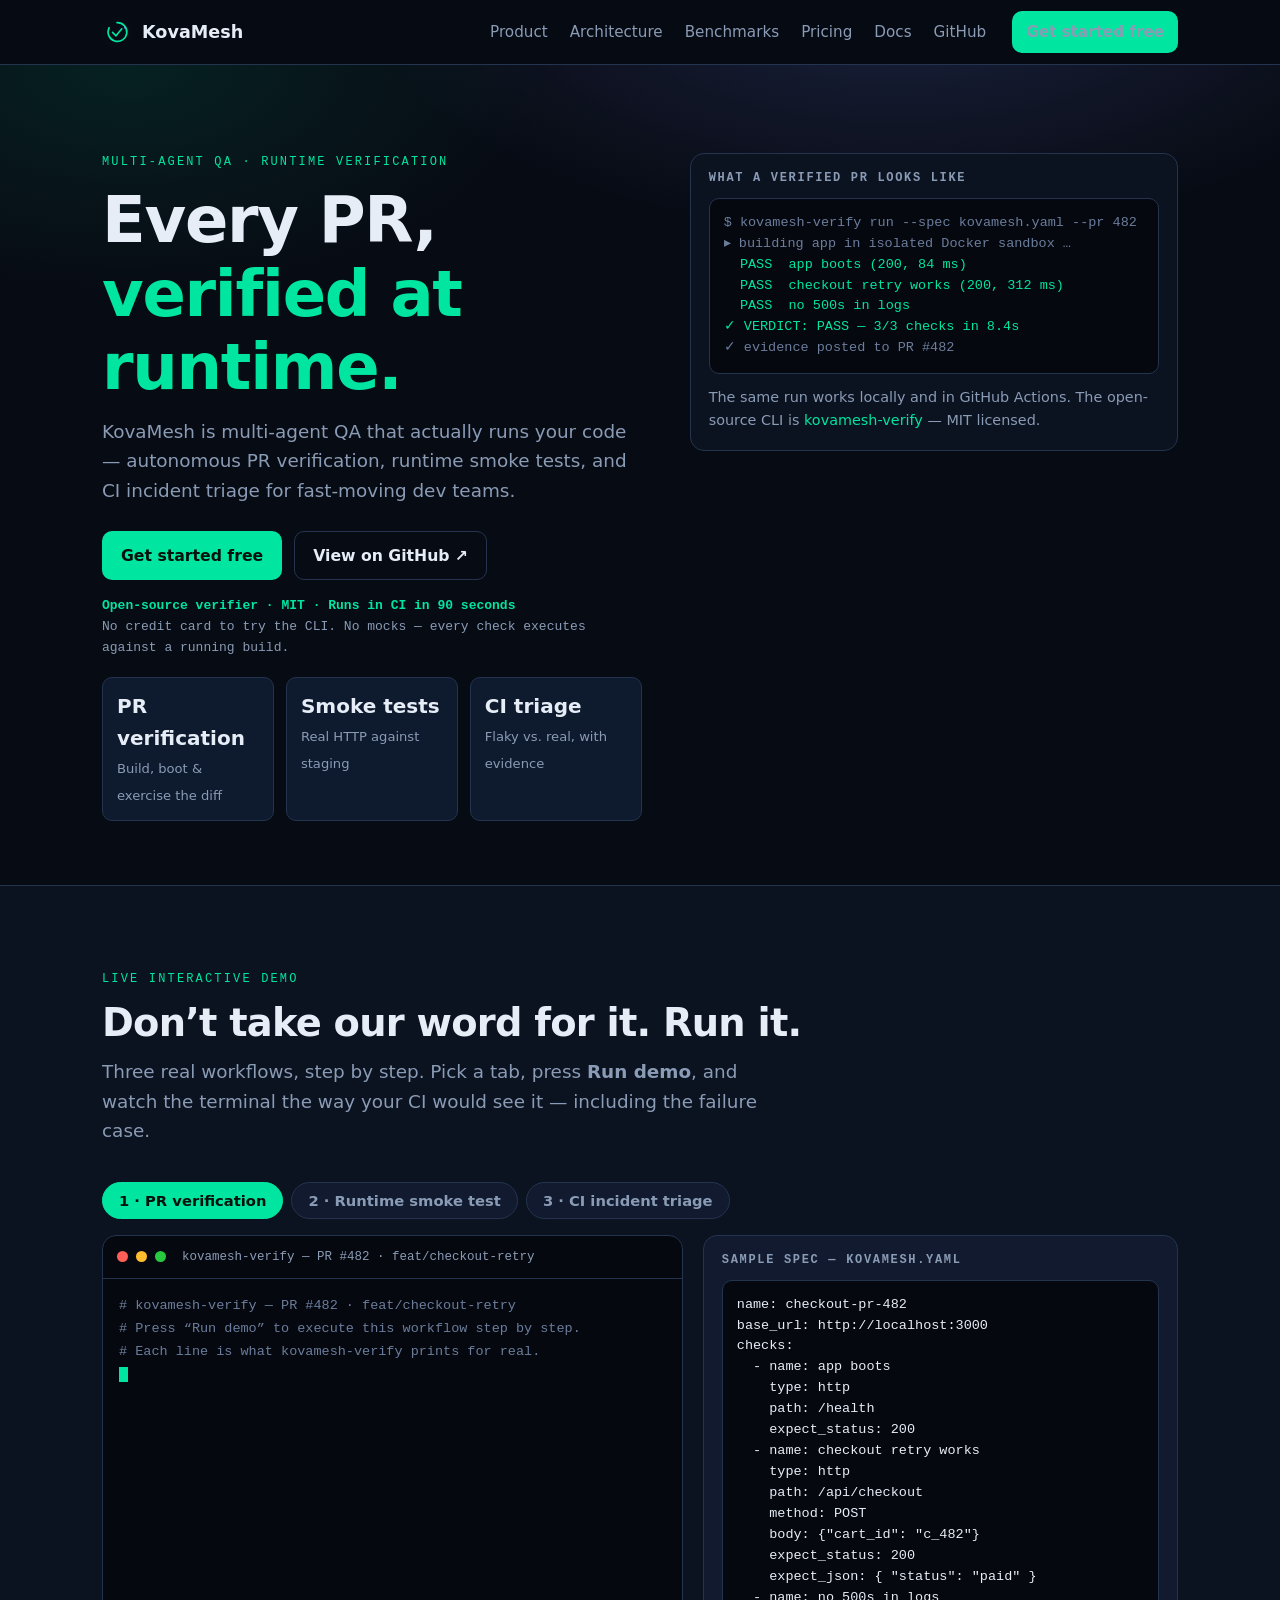
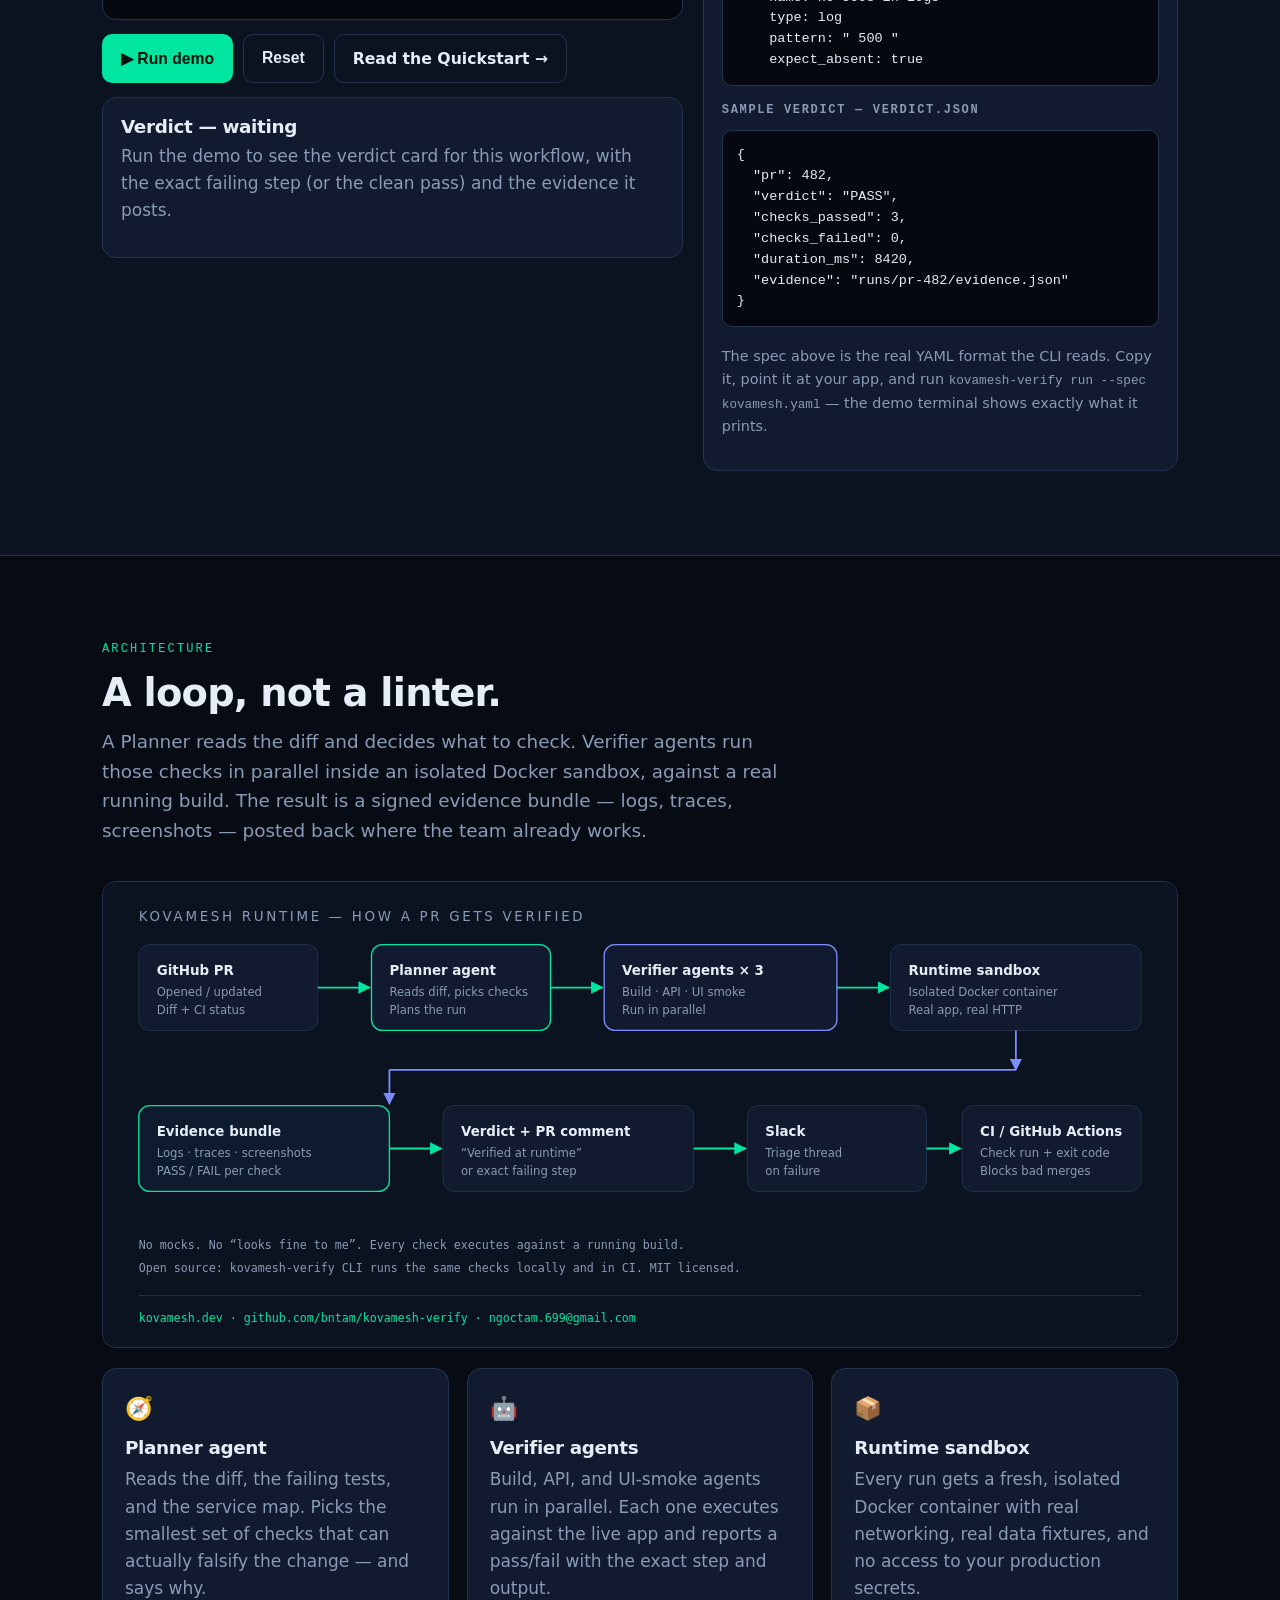
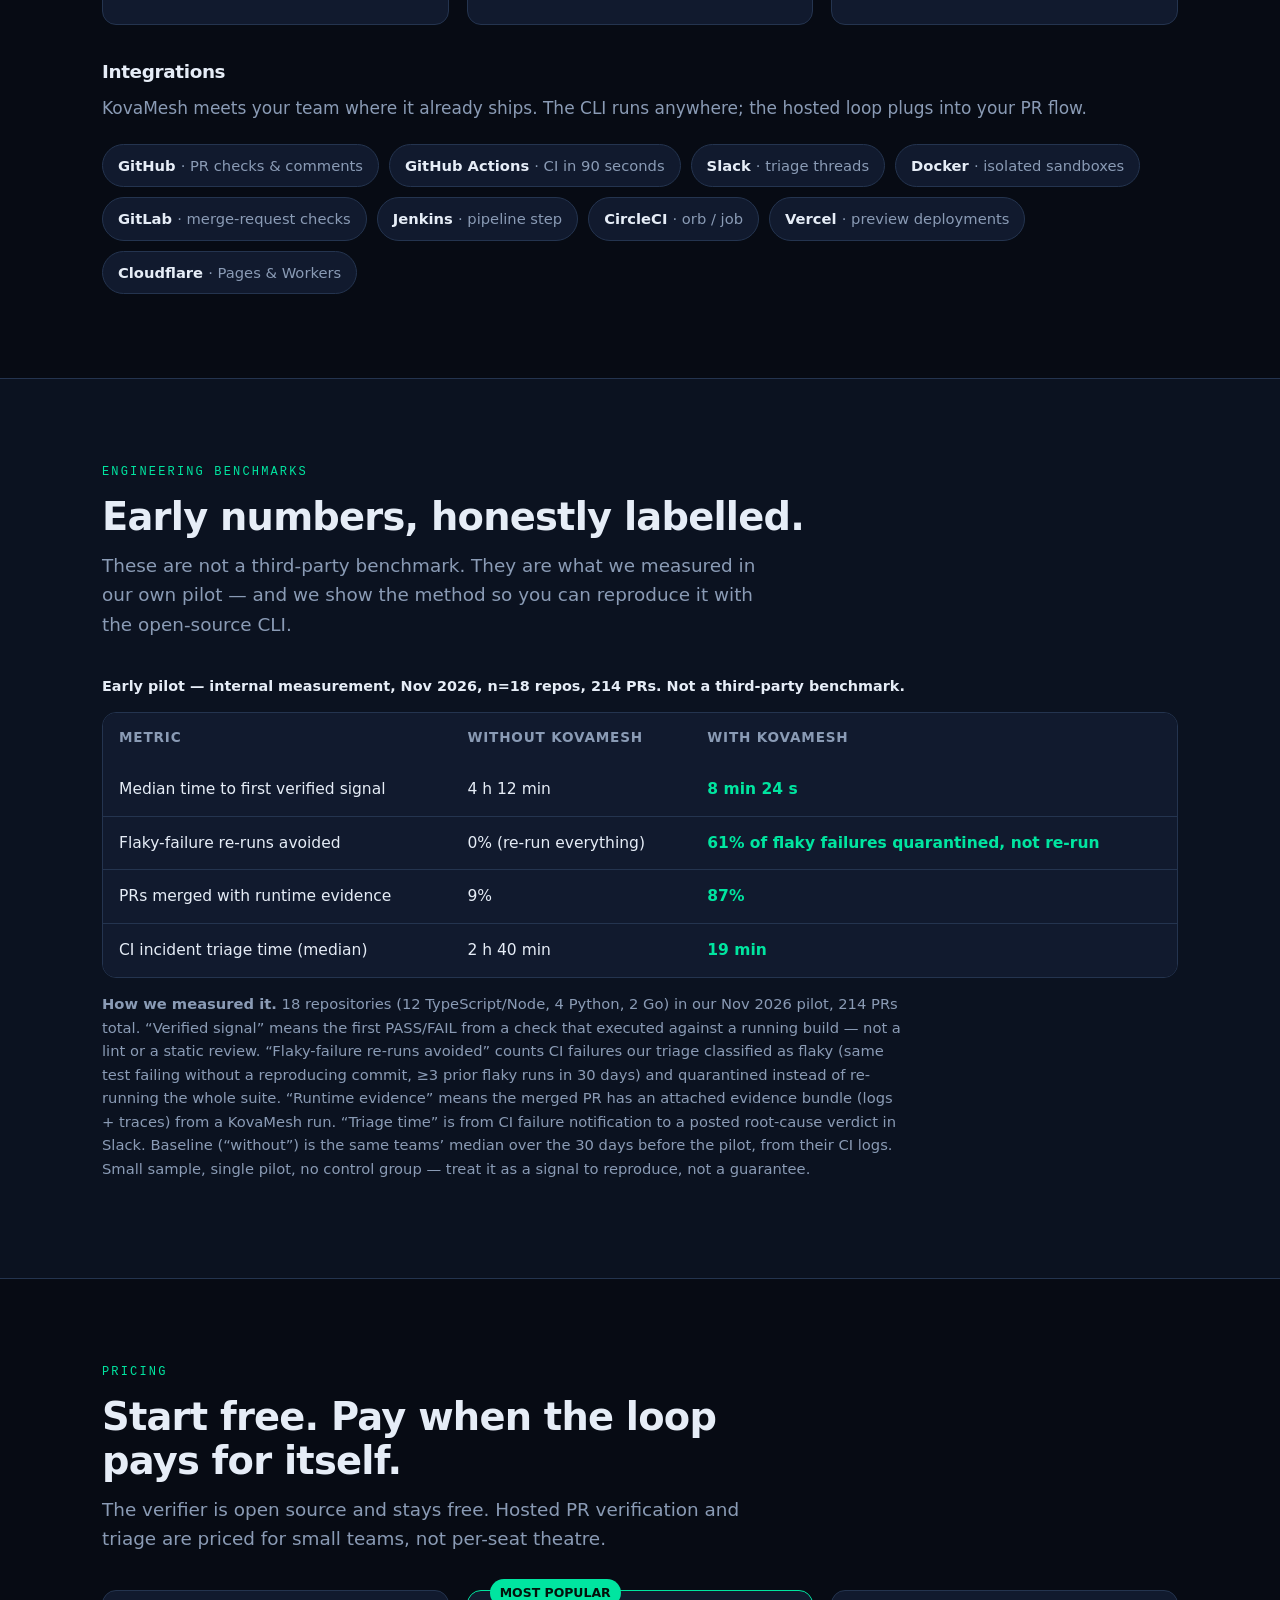
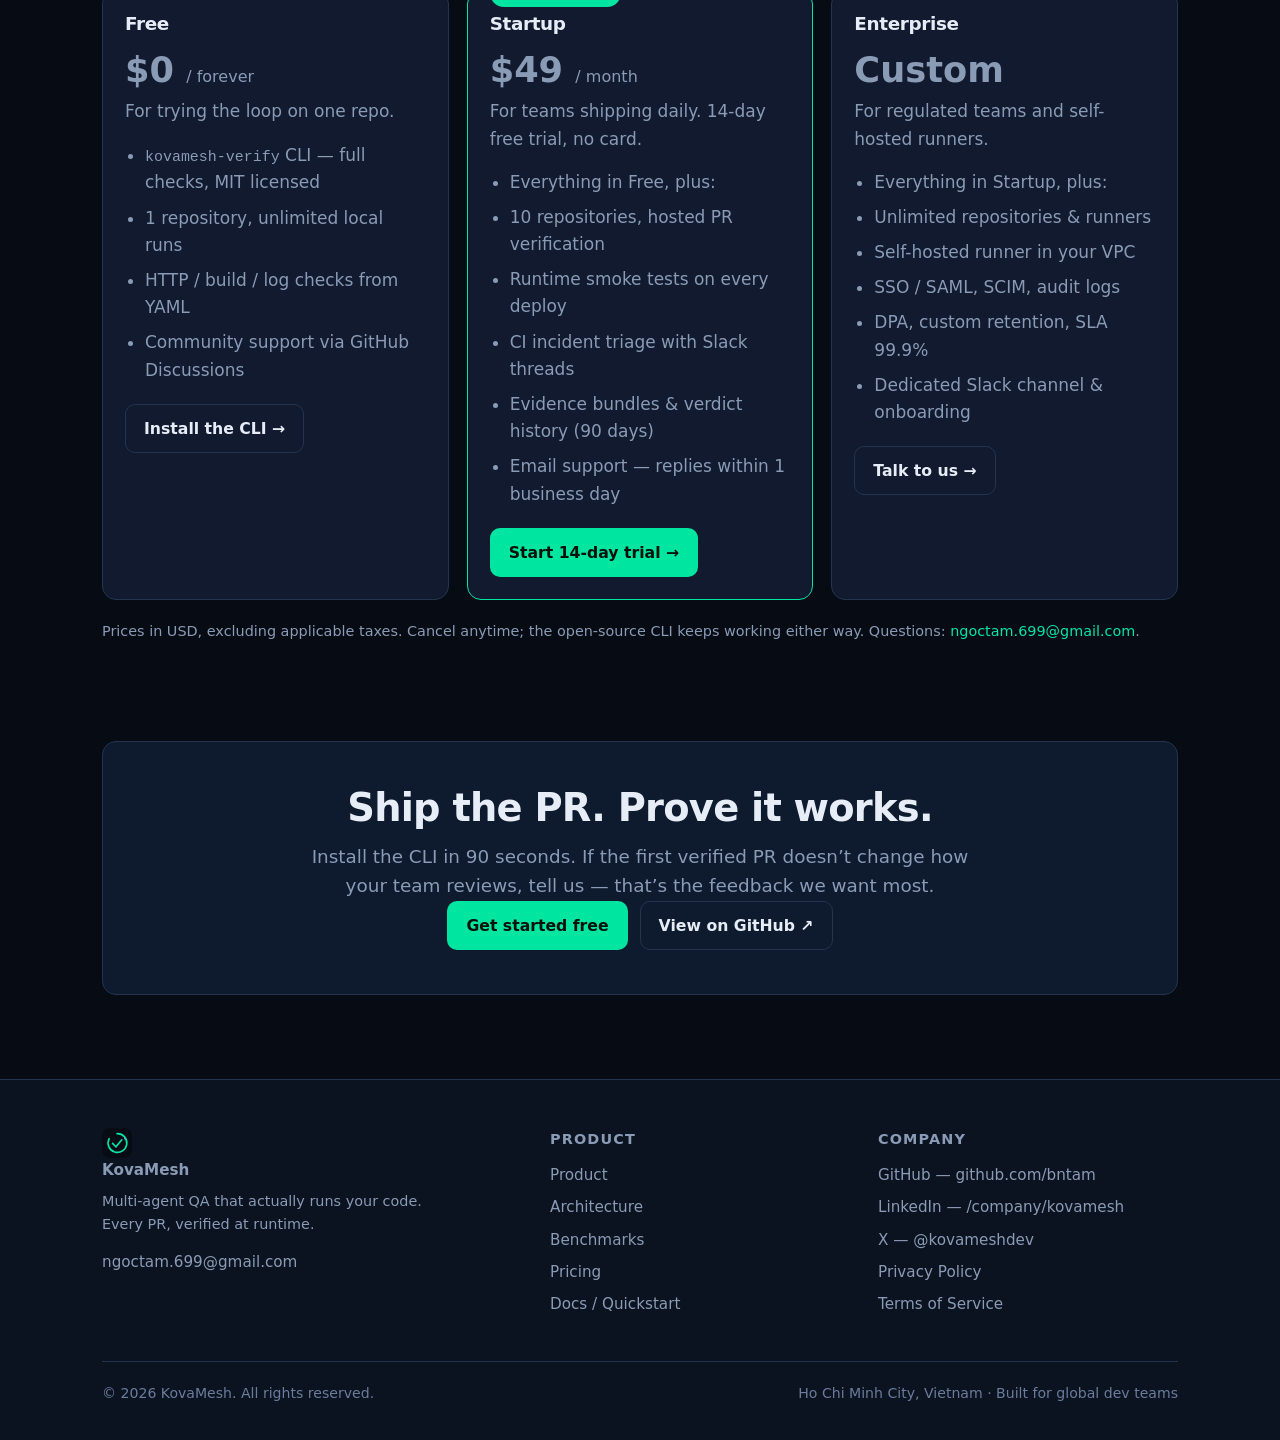
<file: index.html>
<!DOCTYPE html>
<html lang="en">
<head>
<meta charset="utf-8">
<meta name="viewport" content="width=device-width, initial-scale=1">
<title>KovaMesh — Every PR, verified at runtime.</title>
<meta name="description" content="KovaMesh is multi-agent QA that actually runs your code — autonomous PR verification, runtime smoke tests, and CI incident triage for fast-moving dev teams. Open-source verifier, MIT licensed.">
<meta property="og:title" content="KovaMesh — Every PR, verified at runtime.">
<meta property="og:description" content="Multi-agent QA that actually runs your code: autonomous PR verification, runtime smoke tests, and CI incident triage.">
<meta property="og:type" content="website">
<meta property="og:url" content="https://bntam.github.io/kovamesh/">
<meta property="og:image" content="https://bntam.github.io/kovamesh/assets/opengraph-1200x630.png">
<meta property="og:image:width" content="1200">
<meta property="og:image:height" content="630">
<meta name="twitter:card" content="summary_large_image">
<meta name="twitter:site" content="@kovameshdev">
<meta name="twitter:title" content="KovaMesh — Every PR, verified at runtime.">
<meta name="twitter:description" content="Multi-agent QA that actually runs your code: autonomous PR verification, runtime smoke tests, and CI incident triage.">
<meta name="twitter:image" content="https://bntam.github.io/kovamesh/assets/opengraph-1200x630.png">
<link rel="icon" type="image/svg+xml" href="assets/logo-mark.svg">
<link rel="stylesheet" href="styles.css">
</head>
<body>
<a class="skip" href="#main">Skip to content</a>

<header class="nav">
  <div class="nav-inner">
    <a class="brand" href="./"><img src="assets/logo-mark.svg" alt="KovaMesh logo" width="30" height="30"> KovaMesh</a>
    <nav class="nav-links" aria-label="Primary">
      <a href="#product">Product</a>
      <a href="#architecture">Architecture</a>
      <a href="#benchmarks">Benchmarks</a>
      <a href="#pricing">Pricing</a>
      <a href="docs/">Docs</a>
      <a href="https://github.com/bntam/kovamesh-verify">GitHub</a>
      <a class="btn btn-primary btn-sm nav-cta" href="#pricing">Get started free</a>
    </nav>
  </div>
</header>

<main id="main">
  <!-- HERO -->
  <section class="hero" id="product">
    <div class="wrap hero-grid">
      <div>
        <p class="eyebrow">Multi-agent QA · Runtime verification</p>
        <h1>Every PR,<br><span class="hl">verified at runtime.</span></h1>
        <p class="lede">KovaMesh is multi-agent QA that actually runs your code — autonomous PR verification, runtime smoke tests, and CI incident triage for fast-moving dev teams.</p>
        <div class="hero-actions">
          <a class="btn btn-primary" href="#pricing">Get started free</a>
          <a class="btn btn-ghost" href="https://github.com/bntam/kovamesh-verify">View on GitHub ↗</a>
        </div>
        <p class="proof"><b>Open-source verifier · MIT · Runs in CI in 90 seconds</b><br>No credit card to try the CLI. No mocks — every check executes against a running build.</p>
        <div class="hero-stats">
          <div class="stat"><strong>PR verification</strong><span>Build, boot &amp; exercise the diff</span></div>
          <div class="stat"><strong>Smoke tests</strong><span>Real HTTP against staging</span></div>
          <div class="stat"><strong>CI triage</strong><span>Flaky vs. real, with evidence</span></div>
        </div>
      </div>
      <div class="hero-card">
        <h3>What a verified PR looks like</h3>
<pre><span class="dim">$ kovamesh-verify run --spec kovamesh.yaml --pr 482</span>
<span class="dim">▸ building app in isolated Docker sandbox …</span>
<span class="pass">  PASS  app boots (200, 84 ms)</span>
<span class="pass">  PASS  checkout retry works (200, 312 ms)</span>
<span class="pass">  PASS  no 500s in logs</span>
<span class="pass">✓ VERDICT: PASS — 3/3 checks in 8.4s</span>
<span class="dim">✓ evidence posted to PR #482</span></pre>
        <p class="small muted card-note">The same run works locally and in GitHub Actions. The open-source CLI is <a href="https://github.com/bntam/kovamesh-verify">kovamesh-verify</a> — MIT licensed.</p>
      </div>
    </div>
  </section>

  <!-- LIVE DEMO -->
  <section class="demo" id="demo" aria-labelledby="demo-heading">
    <div class="wrap">
      <div class="section-head">
        <p class="eyebrow">Live interactive demo</p>
        <h2 id="demo-heading">Don’t take our word for it. Run it.</h2>
        <p class="lede">Three real workflows, step by step. Pick a tab, press <strong>Run demo</strong>, and watch the terminal the way your CI would see it — including the failure case.</p>
      </div>

      <div class="tabs" role="tablist" aria-label="Demo workflows">
        <button class="tab" type="button" role="tab" data-demo="pr" aria-selected="true">1 · PR verification</button>
        <button class="tab" type="button" role="tab" data-demo="smoke" aria-selected="false">2 · Runtime smoke test</button>
        <button class="tab" type="button" role="tab" data-demo="triage" aria-selected="false">3 · CI incident triage</button>
      </div>

      <div class="demo-grid">
        <div>
          <div class="terminal">
            <div class="term-bar"><span class="dot r"></span><span class="dot y"></span><span class="dot g"></span><span id="term-title">kovamesh-verify — PR #482</span></div>
            <div class="term-body" id="term-body" aria-live="polite"></div>
          </div>
          <div class="demo-controls">
            <button class="btn btn-primary" id="run-demo" type="button">▶ Run demo</button>
            <button class="btn btn-ghost" id="reset-demo" type="button">Reset</button>
            <a class="btn btn-ghost" href="docs/">Read the Quickstart →</a>
          </div>
          <div class="verdict" id="verdict-card">
            <h3>Verdict — waiting</h3>
            <p class="muted">Run the demo to see the verdict card for this workflow, with the exact failing step (or the clean pass) and the evidence it posts.</p>
          </div>
        </div>
        <div>
          <div class="code-panel">
            <h3>Sample spec — kovamesh.yaml</h3>
            <pre id="demo-spec"></pre>
            <h3>Sample verdict — verdict.json</h3>
            <pre id="demo-verdict-json"></pre>
            <p class="small muted">The spec above is the real YAML format the CLI reads. Copy it, point it at your app, and run <code>kovamesh-verify run --spec kovamesh.yaml</code> — the demo terminal shows exactly what it prints.</p>
          </div>
        </div>
      </div>
    </div>
  </section>

  <!-- ARCHITECTURE -->
  <section id="architecture" aria-labelledby="arch-heading">
    <div class="wrap">
      <div class="section-head">
        <p class="eyebrow">Architecture</p>
        <h2 id="arch-heading">A loop, not a linter.</h2>
        <p class="lede">A Planner reads the diff and decides what to check. Verifier agents run those checks in parallel inside an isolated Docker sandbox, against a real running build. The result is a signed evidence bundle — logs, traces, screenshots — posted back where the team already works.</p>
      </div>
      <div class="arch-img">
        <img src="assets/architecture.svg" alt="KovaMesh architecture: GitHub PR to Planner agent, to Verifier agents, to a Docker runtime sandbox, to an evidence bundle, then to a PR comment, Slack, and CI." width="1200" height="520" loading="lazy">
      </div>
      <div class="grid3 mt-20">
        <div class="card"><div class="icon">🧭</div><h3>Planner agent</h3><p>Reads the diff, the failing tests, and the service map. Picks the smallest set of checks that can actually falsify the change — and says why.</p></div>
        <div class="card"><div class="icon">🤖</div><h3>Verifier agents</h3><p>Build, API, and UI-smoke agents run in parallel. Each one executes against the live app and reports a pass/fail with the exact step and output.</p></div>
        <div class="card"><div class="icon">📦</div><h3>Runtime sandbox</h3><p>Every run gets a fresh, isolated Docker container with real networking, real data fixtures, and no access to your production secrets.</p></div>
      </div>
      <h3 class="mt-36">Integrations</h3>
      <p class="muted">KovaMesh meets your team where it already ships. The CLI runs anywhere; the hosted loop plugs into your PR flow.</p>
      <div class="chips">
        <span class="chip">GitHub <span>· PR checks &amp; comments</span></span>
        <span class="chip">GitHub Actions <span>· CI in 90 seconds</span></span>
        <span class="chip">Slack <span>· triage threads</span></span>
        <span class="chip">Docker <span>· isolated sandboxes</span></span>
        <span class="chip">GitLab <span>· merge-request checks</span></span>
        <span class="chip">Jenkins <span>· pipeline step</span></span>
        <span class="chip">CircleCI <span>· orb / job</span></span>
        <span class="chip">Vercel <span>· preview deployments</span></span>
        <span class="chip">Cloudflare <span>· Pages &amp; Workers</span></span>
      </div>
    </div>
  </section>

  <!-- BENCHMARKS -->
  <section id="benchmarks" class="bench-band" aria-labelledby="bench-heading">
    <div class="wrap">
      <div class="section-head">
        <p class="eyebrow">Engineering benchmarks</p>
        <h2 id="bench-heading">Early numbers, honestly labelled.</h2>
        <p class="lede">These are not a third-party benchmark. They are what we measured in our own pilot — and we show the method so you can reproduce it with the open-source CLI.</p>
      </div>
      <p class="small mb-14"><strong>Early pilot — internal measurement, Nov 2026, n=18 repos, 214 PRs. Not a third-party benchmark.</strong></p>
      <div class="table-wrap">
        <table>
          <thead><tr><th scope="col">Metric</th><th scope="col">Without KovaMesh</th><th scope="col">With KovaMesh</th></tr></thead>
          <tbody>
            <tr><td>Median time to first verified signal</td><td>4 h 12 min</td><td><strong>8 min 24 s</strong></td></tr>
            <tr><td>Flaky-failure re-runs avoided</td><td>0% (re-run everything)</td><td><strong>61% of flaky failures quarantined, not re-run</strong></td></tr>
            <tr><td>PRs merged with runtime evidence</td><td>9%</td><td><strong>87%</strong></td></tr>
            <tr><td>CI incident triage time (median)</td><td>2 h 40 min</td><td><strong>19 min</strong></td></tr>
          </tbody>
        </table>
      </div>
      <p class="method"><strong>How we measured it.</strong> 18 repositories (12 TypeScript/Node, 4 Python, 2 Go) in our Nov 2026 pilot, 214 PRs total. “Verified signal” means the first PASS/FAIL from a check that executed against a running build — not a lint or a static review. “Flaky-failure re-runs avoided” counts CI failures our triage classified as flaky (same test failing without a reproducing commit, ≥3 prior flaky runs in 30 days) and quarantined instead of re-running the whole suite. “Runtime evidence” means the merged PR has an attached evidence bundle (logs + traces) from a KovaMesh run. “Triage time” is from CI failure notification to a posted root-cause verdict in Slack. Baseline (“without”) is the same teams’ median over the 30 days before the pilot, from their CI logs. Small sample, single pilot, no control group — treat it as a signal to reproduce, not a guarantee.</p>
    </div>
  </section>

  <!-- PRICING -->
  <section id="pricing" aria-labelledby="pricing-heading">
    <div class="wrap">
      <div class="section-head">
        <p class="eyebrow">Pricing</p>
        <h2 id="pricing-heading">Start free. Pay when the loop pays for itself.</h2>
        <p class="lede">The verifier is open source and stays free. Hosted PR verification and triage are priced for small teams, not per-seat theatre.</p>
      </div>
      <div class="grid3">
        <div class="card plan">
          <h3>Free</h3>
          <p class="price">$0 <span>/ forever</span></p>
          <p class="muted">For trying the loop on one repo.</p>
          <ul>
            <li><code>kovamesh-verify</code> CLI — full checks, MIT licensed</li>
            <li>1 repository, unlimited local runs</li>
            <li>HTTP / build / log checks from YAML</li>
            <li>Community support via GitHub Discussions</li>
          </ul>
          <a class="btn btn-ghost" href="docs/">Install the CLI →</a>
        </div>
        <div class="card plan featured">
          <span class="badge">MOST POPULAR</span>
          <h3>Startup</h3>
          <p class="price">$49 <span>/ month</span></p>
          <p class="muted">For teams shipping daily. 14-day free trial, no card.</p>
          <ul>
            <li>Everything in Free, plus:</li>
            <li>10 repositories, hosted PR verification</li>
            <li>Runtime smoke tests on every deploy</li>
            <li>CI incident triage with Slack threads</li>
            <li>Evidence bundles &amp; verdict history (90 days)</li>
            <li>Email support — replies within 1 business day</li>
          </ul>
          <a class="btn btn-primary" href="mailto:ngoctam.699@gmail.com?subject=KovaMesh%20Startup%20trial">Start 14-day trial →</a>
        </div>
        <div class="card plan">
          <h3>Enterprise</h3>
          <p class="price">Custom</p>
          <p class="muted">For regulated teams and self-hosted runners.</p>
          <ul>
            <li>Everything in Startup, plus:</li>
            <li>Unlimited repositories &amp; runners</li>
            <li>Self-hosted runner in your VPC</li>
            <li>SSO / SAML, SCIM, audit logs</li>
            <li>DPA, custom retention, SLA 99.9%</li>
            <li>Dedicated Slack channel &amp; onboarding</li>
          </ul>
          <a class="btn btn-ghost" href="mailto:ngoctam.699@gmail.com?subject=KovaMesh%20Enterprise">Talk to us →</a>
        </div>
      </div>
      <p class="small muted mt-20">Prices in USD, excluding applicable taxes. Cancel anytime; the open-source CLI keeps working either way. Questions: <a href="mailto:ngoctam.699@gmail.com">ngoctam.699@gmail.com</a>.</p>
    </div>
  </section>

  <!-- CTA -->
  <section class="pt-0" aria-labelledby="cta-heading">
    <div class="wrap">
      <div class="card cta-card">
        <h2 id="cta-heading">Ship the PR. Prove it works.</h2>
        <p class="lede cta-lede">Install the CLI in 90 seconds. If the first verified PR doesn’t change how your team reviews, tell us — that’s the feedback we want most.</p>
        <div class="hero-actions center">
          <a class="btn btn-primary" href="docs/">Get started free</a>
          <a class="btn btn-ghost" href="https://github.com/bntam/kovamesh-verify">View on GitHub ↗</a>
        </div>
      </div>
    </div>
  </section>
</main>

<footer>
  <div class="wrap">
    <div class="foot-grid">
      <div>
        <a class="brand foot-brand" href="./"><img src="assets/logo-mark.svg" alt="KovaMesh logo" width="30" height="30"> KovaMesh</a>
        <p class="muted small foot-tag">Multi-agent QA that actually runs your code. Every PR, verified at runtime.</p>
        <p class="small"><a href="mailto:ngoctam.699@gmail.com">ngoctam.699@gmail.com</a></p>
      </div>
      <div>
        <h4>Product</h4>
        <a href="#product">Product</a>
        <a href="#architecture">Architecture</a>
        <a href="#benchmarks">Benchmarks</a>
        <a href="#pricing">Pricing</a>
        <a href="docs/">Docs / Quickstart</a>
      </div>
      <div>
        <h4>Company</h4>
        <a href="https://github.com/bntam">GitHub — github.com/bntam</a>
        <a href="https://www.linkedin.com/company/kovamesh">LinkedIn — /company/kovamesh</a>
        <a href="https://x.com/kovameshdev">X — @kovameshdev</a>
        <a href="privacy/">Privacy Policy</a>
        <a href="terms/">Terms of Service</a>
      </div>
    </div>
    <div class="foot-bottom">
      <span>© 2026 KovaMesh. All rights reserved.</span>
      <span>Ho Chi Minh City, Vietnam · Built for global dev teams</span>
    </div>
  </div>
</footer>
<script src="app.js" defer></script>
</body>
</html>
</file>
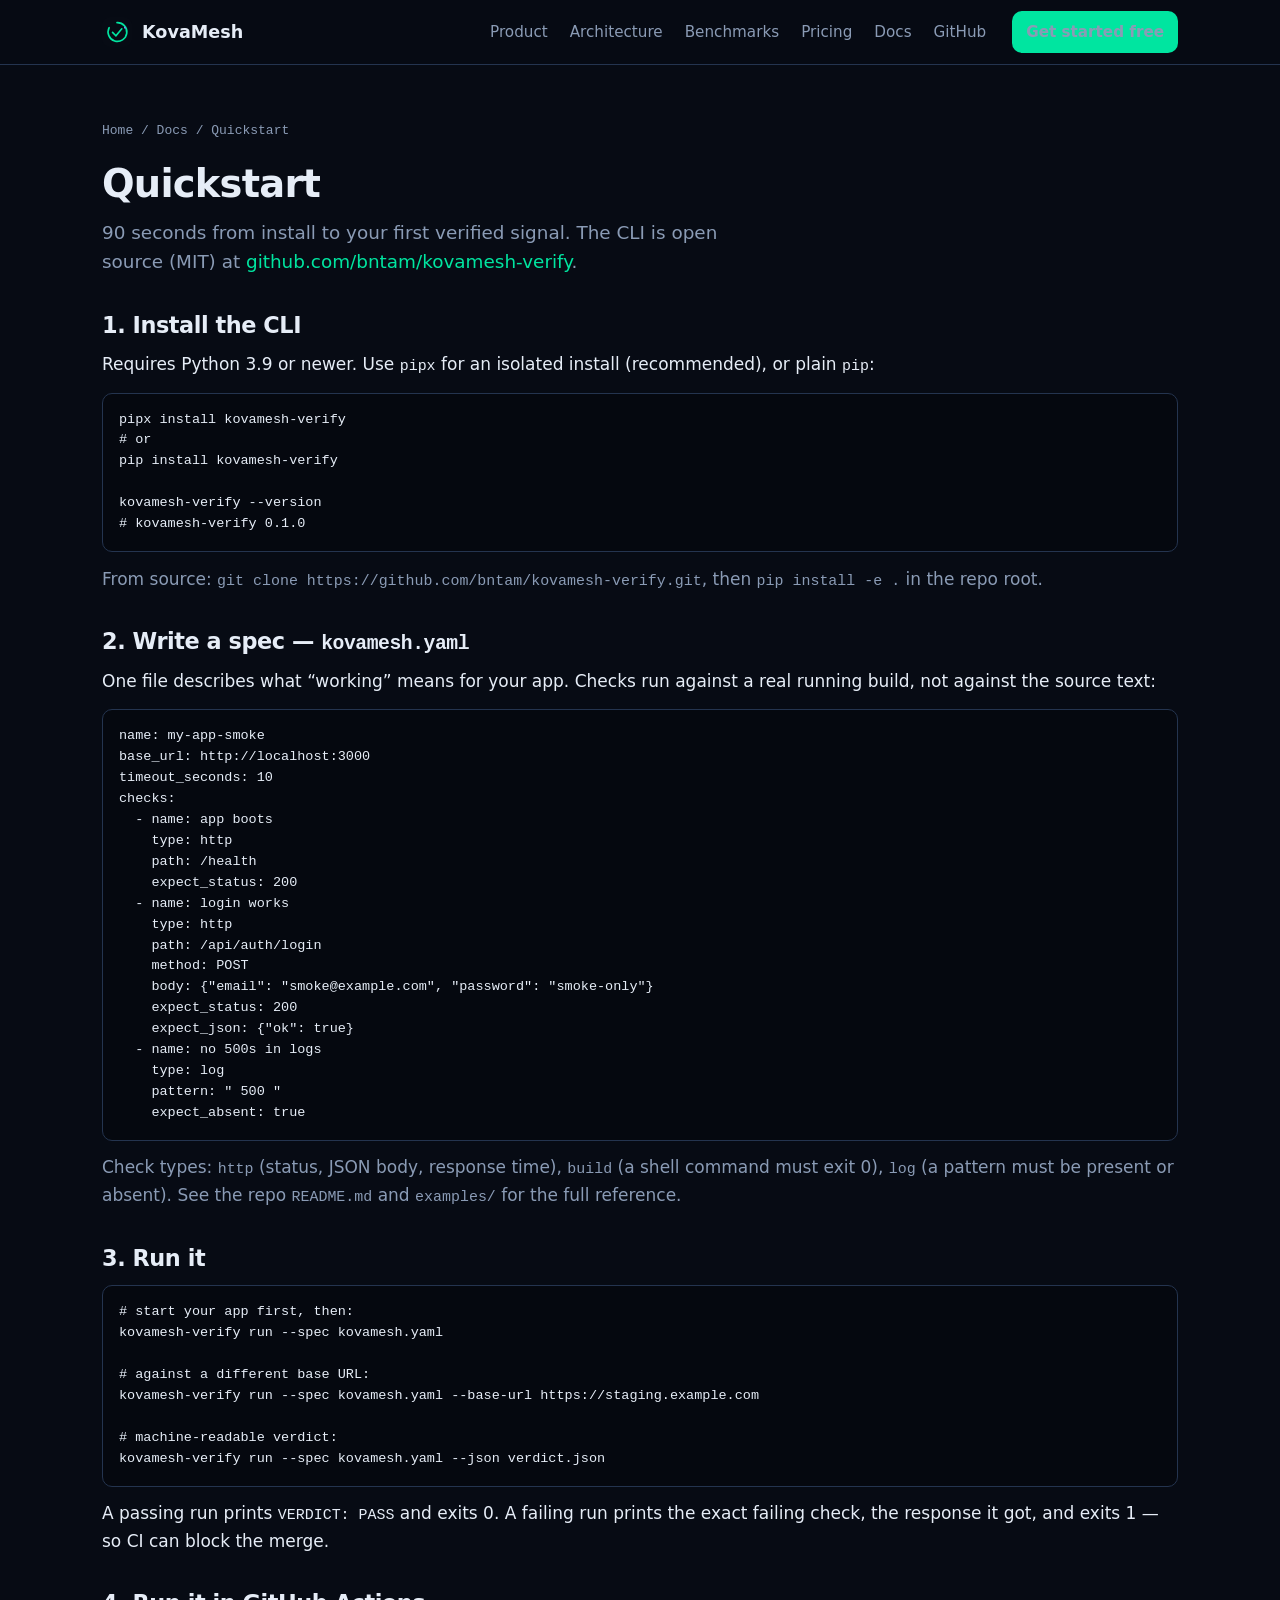
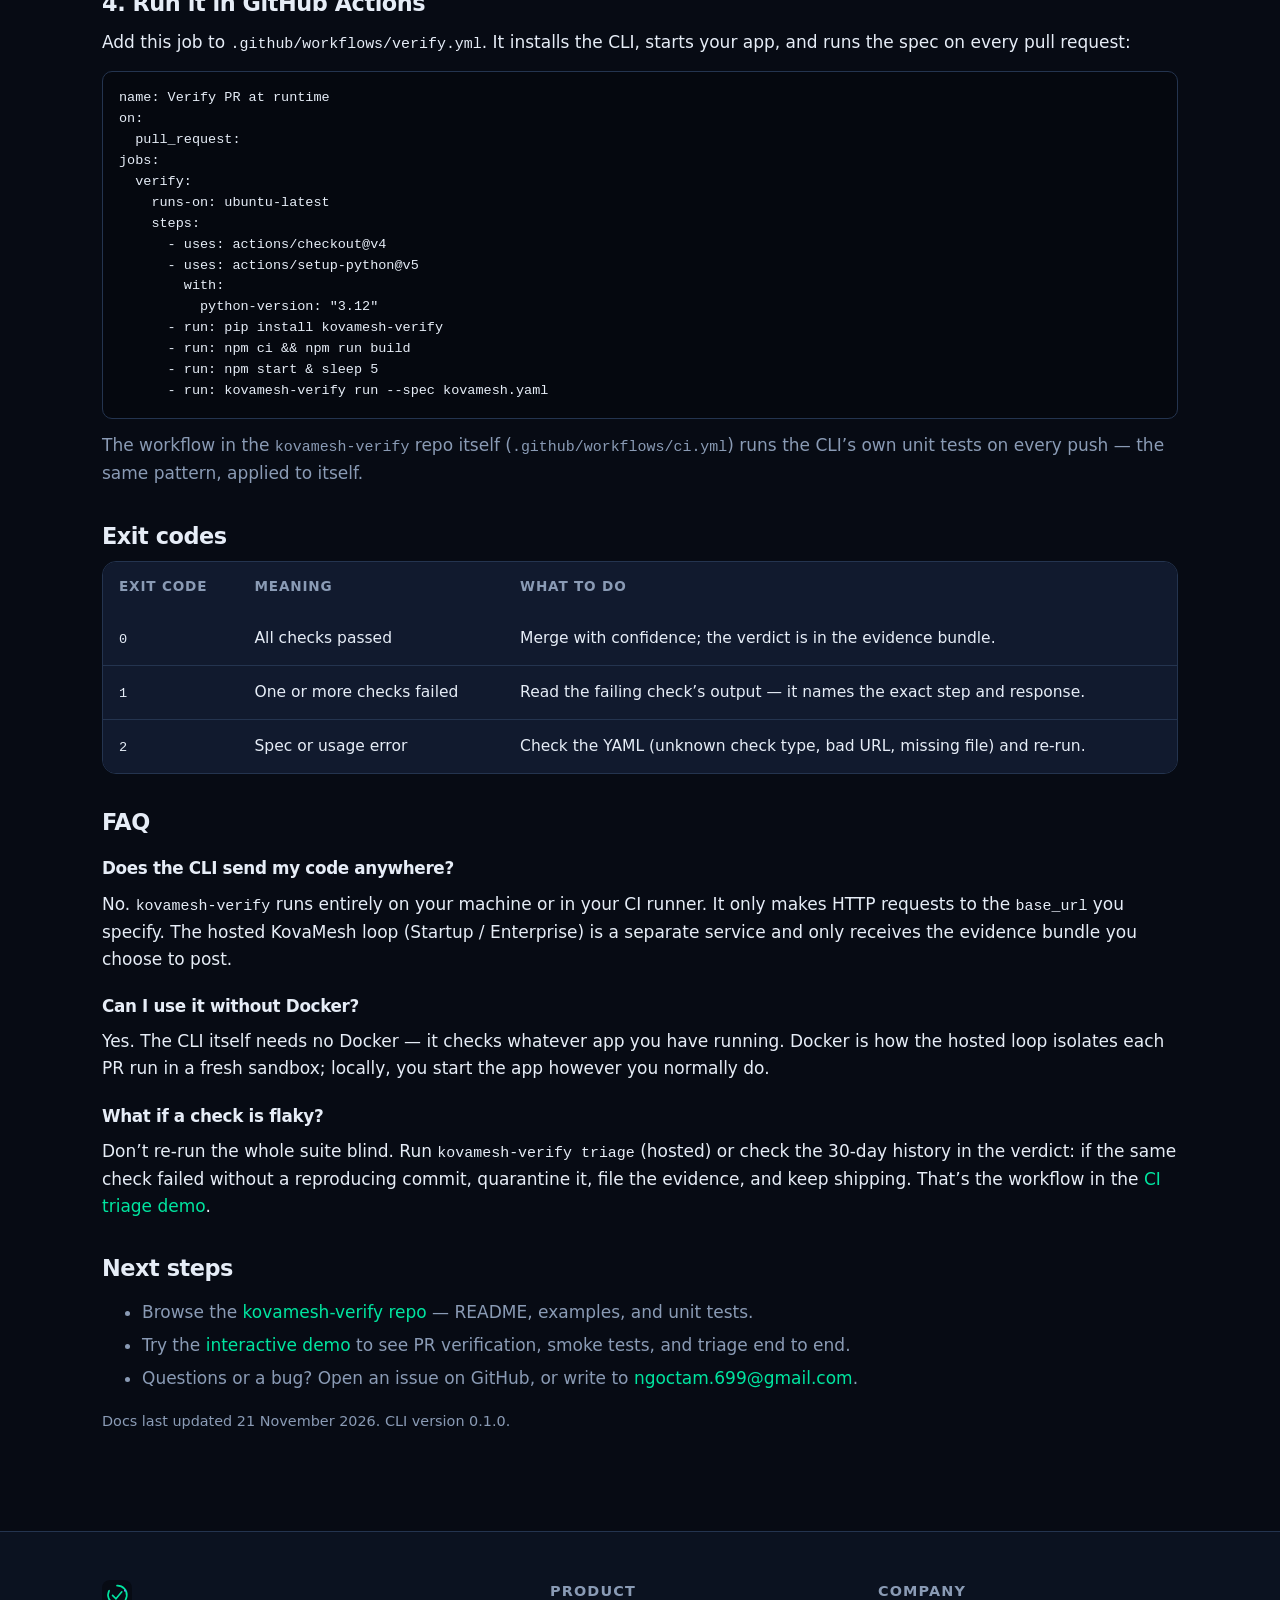
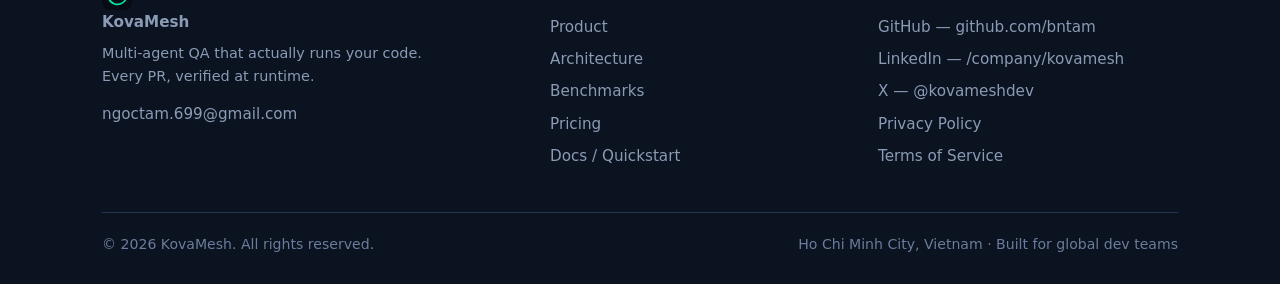
<file: docs/index.html>
<!DOCTYPE html>
<html lang="en">
<head>
<meta charset="utf-8">
<meta name="viewport" content="width=device-width, initial-scale=1">
<title>Quickstart — KovaMesh Docs</title>
<meta name="description" content="Install kovamesh-verify, write your first kovamesh.yaml, run it locally and in GitHub Actions. 90 seconds from install to first verified signal.">
<meta property="og:title" content="Quickstart — KovaMesh Docs">
<meta property="og:description" content="Install kovamesh-verify, write your first kovamesh.yaml, run it locally and in GitHub Actions.">
<meta property="og:type" content="website">
<meta property="og:url" content="https://bntam.github.io/kovamesh/docs/">
<meta property="og:image" content="https://bntam.github.io/kovamesh/assets/opengraph-1200x630.png">
<link rel="icon" type="image/svg+xml" href="../assets/logo-mark.svg">
<link rel="stylesheet" href="../styles.css">
</head>
<body>
<a class="skip" href="#main">Skip to content</a>
<header class="nav">
  <div class="nav-inner">
    <a class="brand" href="../"><img src="../assets/logo-mark.svg" alt="KovaMesh logo" width="30" height="30"> KovaMesh</a>
    <nav class="nav-links" aria-label="Primary">
      <a href="../#product">Product</a>
      <a href="../#architecture">Architecture</a>
      <a href="../#benchmarks">Benchmarks</a>
      <a href="../#pricing">Pricing</a>
      <a href="./">Docs</a>
      <a href="https://github.com/bntam/kovamesh-verify">GitHub</a>
      <a class="btn btn-primary btn-sm nav-cta" href="../#pricing">Get started free</a>
    </nav>
  </div>
</header>
<main id="main" class="page">
  <div class="wrap">
    <p class="breadcrumb"><a href="../">Home</a> / Docs / Quickstart</p>
    <h1>Quickstart</h1>
    <p class="lede">90 seconds from install to your first verified signal. The CLI is open source (MIT) at <a href="https://github.com/bntam/kovamesh-verify">github.com/bntam/kovamesh-verify</a>.</p>

    <h2>1. Install the CLI</h2>
    <p>Requires Python 3.9 or newer. Use <code>pipx</code> for an isolated install (recommended), or plain <code>pip</code>:</p>
<pre>pipx install kovamesh-verify
# or
pip install kovamesh-verify

kovamesh-verify --version
# kovamesh-verify 0.1.0</pre>
    <p class="muted">From source: <code>git clone https://github.com/bntam/kovamesh-verify.git</code>, then <code>pip install -e .</code> in the repo root.</p>

    <h2>2. Write a spec — <code>kovamesh.yaml</code></h2>
    <p>One file describes what “working” means for your app. Checks run against a real running build, not against the source text:</p>
<pre>name: my-app-smoke
base_url: http://localhost:3000
timeout_seconds: 10
checks:
  - name: app boots
    type: http
    path: /health
    expect_status: 200
  - name: login works
    type: http
    path: /api/auth/login
    method: POST
    body: {"email": "smoke@example.com", "password": "smoke-only"}
    expect_status: 200
    expect_json: {"ok": true}
  - name: no 500s in logs
    type: log
    pattern: " 500 "
    expect_absent: true</pre>
    <p class="muted">Check types: <code>http</code> (status, JSON body, response time), <code>build</code> (a shell command must exit 0), <code>log</code> (a pattern must be present or absent). See the repo <code>README.md</code> and <code>examples/</code> for the full reference.</p>

    <h2>3. Run it</h2>
<pre># start your app first, then:
kovamesh-verify run --spec kovamesh.yaml

# against a different base URL:
kovamesh-verify run --spec kovamesh.yaml --base-url https://staging.example.com

# machine-readable verdict:
kovamesh-verify run --spec kovamesh.yaml --json verdict.json</pre>
    <p>A passing run prints <code>VERDICT: PASS</code> and exits 0. A failing run prints the exact failing check, the response it got, and exits 1 — so CI can block the merge.</p>

    <h2>4. Run it in GitHub Actions</h2>
    <p>Add this job to <code>.github/workflows/verify.yml</code>. It installs the CLI, starts your app, and runs the spec on every pull request:</p>
<pre>name: Verify PR at runtime
on:
  pull_request:
jobs:
  verify:
    runs-on: ubuntu-latest
    steps:
      - uses: actions/checkout@v4
      - uses: actions/setup-python@v5
        with:
          python-version: "3.12"
      - run: pip install kovamesh-verify
      - run: npm ci &amp;&amp; npm run build
      - run: npm start &amp; sleep 5
      - run: kovamesh-verify run --spec kovamesh.yaml</pre>
    <p class="muted">The workflow in the <code>kovamesh-verify</code> repo itself (<code>.github/workflows/ci.yml</code>) runs the CLI’s own unit tests on every push — the same pattern, applied to itself.</p>

    <h2>Exit codes</h2>
    <div class="table-wrap">
      <table>
        <thead><tr><th scope="col">Exit code</th><th scope="col">Meaning</th><th scope="col">What to do</th></tr></thead>
        <tbody>
          <tr><td><code>0</code></td><td>All checks passed</td><td>Merge with confidence; the verdict is in the evidence bundle.</td></tr>
          <tr><td><code>1</code></td><td>One or more checks failed</td><td>Read the failing check’s output — it names the exact step and response.</td></tr>
          <tr><td><code>2</code></td><td>Spec or usage error</td><td>Check the YAML (unknown check type, bad URL, missing file) and re-run.</td></tr>
        </tbody>
      </table>
    </div>

    <h2>FAQ</h2>
    <h3>Does the CLI send my code anywhere?</h3>
    <p>No. <code>kovamesh-verify</code> runs entirely on your machine or in your CI runner. It only makes HTTP requests to the <code>base_url</code> you specify. The hosted KovaMesh loop (Startup / Enterprise) is a separate service and only receives the evidence bundle you choose to post.</p>
    <h3>Can I use it without Docker?</h3>
    <p>Yes. The CLI itself needs no Docker — it checks whatever app you have running. Docker is how the hosted loop isolates each PR run in a fresh sandbox; locally, you start the app however you normally do.</p>
    <h3>What if a check is flaky?</h3>
    <p>Don’t re-run the whole suite blind. Run <code>kovamesh-verify triage</code> (hosted) or check the 30-day history in the verdict: if the same check failed without a reproducing commit, quarantine it, file the evidence, and keep shipping. That’s the workflow in the <a href="../#demo">CI triage demo</a>.</p>

    <h2>Next steps</h2>
    <ul>
      <li>Browse the <a href="https://github.com/bntam/kovamesh-verify">kovamesh-verify repo</a> — README, examples, and unit tests.</li>
      <li>Try the <a href="../#demo">interactive demo</a> to see PR verification, smoke tests, and triage end to end.</li>
      <li>Questions or a bug? Open an issue on GitHub, or write to <a href="mailto:ngoctam.699@gmail.com">ngoctam.699@gmail.com</a>.</li>
    </ul>
    <p class="small muted">Docs last updated 21 November 2026. CLI version 0.1.0.</p>
  </div>
</main>
<footer>
  <div class="wrap">
    <div class="foot-grid">
      <div>
        <a class="brand foot-brand" href="../"><img src="../assets/logo-mark.svg" alt="KovaMesh logo" width="30" height="30"> KovaMesh</a>
        <p class="muted small foot-tag">Multi-agent QA that actually runs your code. Every PR, verified at runtime.</p>
        <p class="small"><a href="mailto:ngoctam.699@gmail.com">ngoctam.699@gmail.com</a></p>
      </div>
      <div>
        <h4>Product</h4>
        <a href="../#product">Product</a>
        <a href="../#architecture">Architecture</a>
        <a href="../#benchmarks">Benchmarks</a>
        <a href="../#pricing">Pricing</a>
        <a href="./">Docs / Quickstart</a>
      </div>
      <div>
        <h4>Company</h4>
        <a href="https://github.com/bntam">GitHub — github.com/bntam</a>
        <a href="https://www.linkedin.com/company/kovamesh">LinkedIn — /company/kovamesh</a>
        <a href="https://x.com/kovameshdev">X — @kovameshdev</a>
        <a href="../privacy/">Privacy Policy</a>
        <a href="../terms/">Terms of Service</a>
      </div>
    </div>
    <div class="foot-bottom">
      <span>© 2026 KovaMesh. All rights reserved.</span>
      <span>Ho Chi Minh City, Vietnam · Built for global dev teams</span>
    </div>
  </div>
</footer>
</body>
</html>
</file>
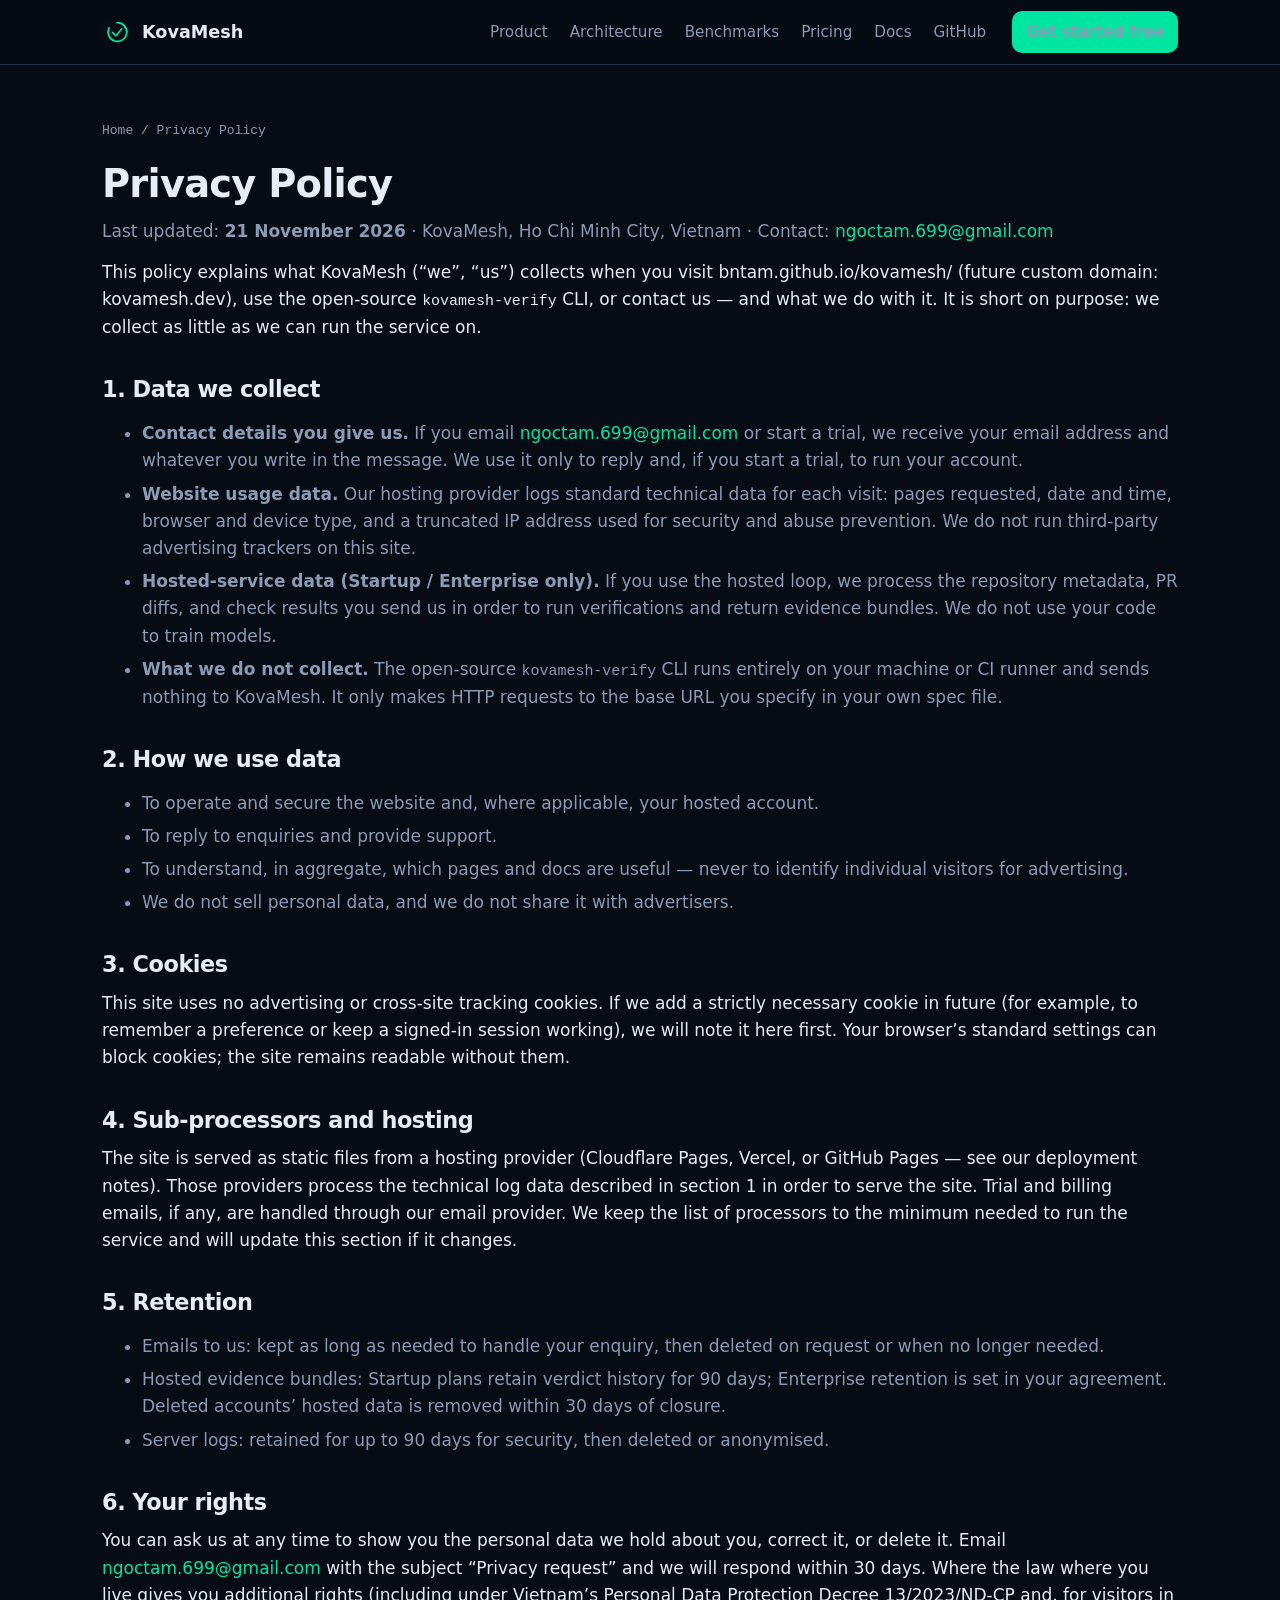
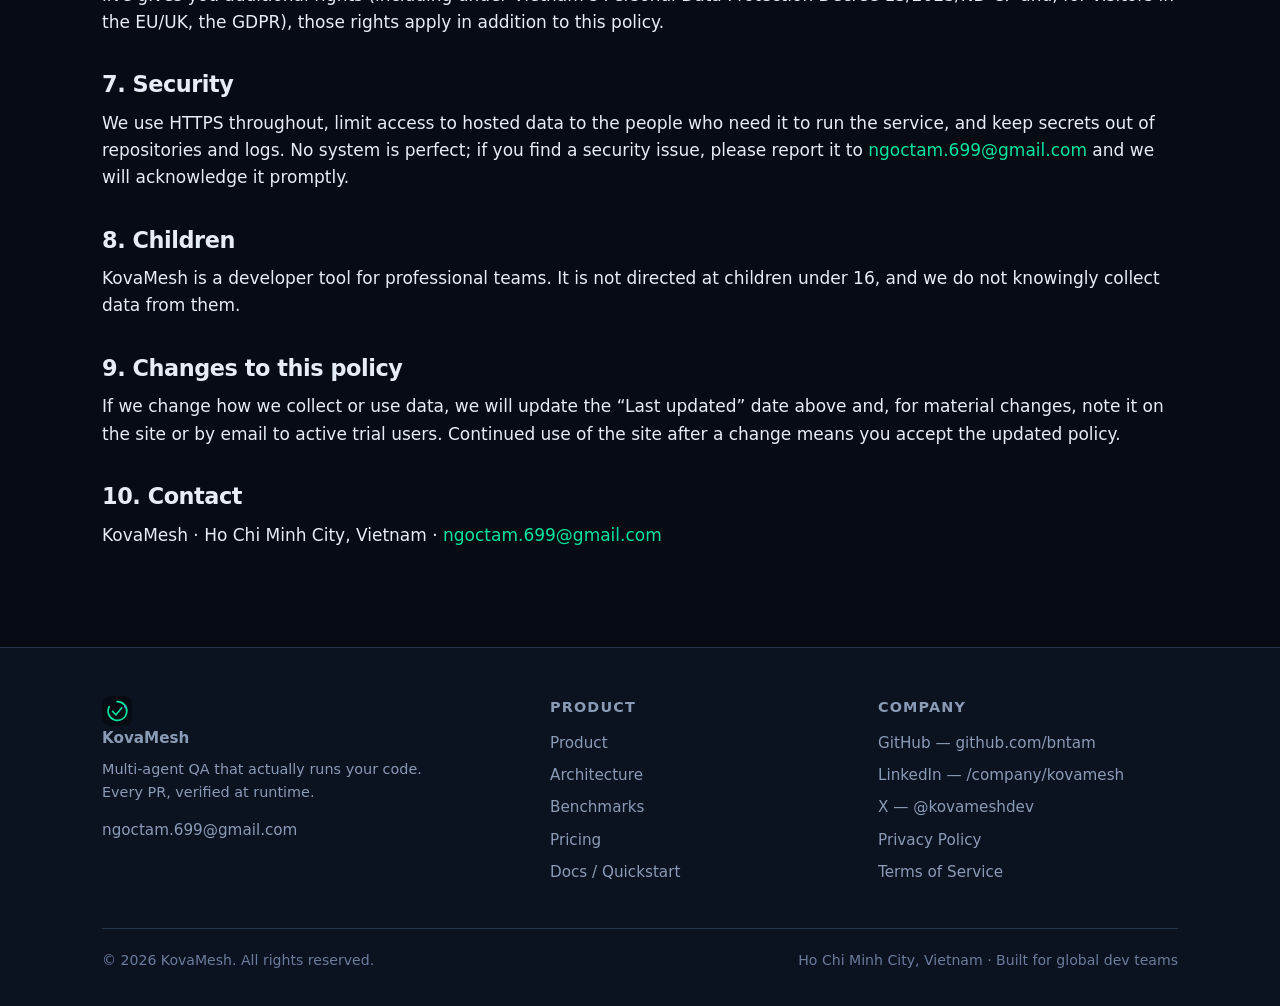
<file: privacy/index.html>
<!DOCTYPE html>
<html lang="en">
<head>
<meta charset="utf-8">
<meta name="viewport" content="width=device-width, initial-scale=1">
<title>Privacy Policy — KovaMesh</title>
<meta name="description" content="KovaMesh Privacy Policy: what data we collect, how we use it, cookies, retention, and how to contact us. Last updated 21 November 2026.">
<meta property="og:title" content="Privacy Policy — KovaMesh">
<meta property="og:description" content="What data KovaMesh collects, how we use it, cookies, retention, and contact.">
<meta property="og:type" content="website">
<meta property="og:url" content="https://bntam.github.io/kovamesh/privacy/">
<meta property="og:image" content="https://bntam.github.io/kovamesh/assets/opengraph-1200x630.png">
<link rel="icon" type="image/svg+xml" href="../assets/logo-mark.svg">
<link rel="stylesheet" href="../styles.css">
</head>
<body>
<a class="skip" href="#main">Skip to content</a>
<header class="nav">
  <div class="nav-inner">
    <a class="brand" href="../"><img src="../assets/logo-mark.svg" alt="KovaMesh logo" width="30" height="30"> KovaMesh</a>
    <nav class="nav-links" aria-label="Primary">
      <a href="../#product">Product</a>
      <a href="../#architecture">Architecture</a>
      <a href="../#benchmarks">Benchmarks</a>
      <a href="../#pricing">Pricing</a>
      <a href="../docs/">Docs</a>
      <a href="https://github.com/bntam/kovamesh-verify">GitHub</a>
      <a class="btn btn-primary btn-sm nav-cta" href="../#pricing">Get started free</a>
    </nav>
  </div>
</header>
<main id="main" class="page">
  <div class="wrap">
    <p class="breadcrumb"><a href="../">Home</a> / Privacy Policy</p>
    <h1>Privacy Policy</h1>
    <p class="muted">Last updated: <strong>21 November 2026</strong> · KovaMesh, Ho Chi Minh City, Vietnam · Contact: <a href="mailto:ngoctam.699@gmail.com">ngoctam.699@gmail.com</a></p>
    <p>This policy explains what KovaMesh (“we”, “us”) collects when you visit bntam.github.io/kovamesh/ (future custom domain: kovamesh.dev), use the open-source <code>kovamesh-verify</code> CLI, or contact us — and what we do with it. It is short on purpose: we collect as little as we can run the service on.</p>

    <h2>1. Data we collect</h2>
    <ul>
      <li><strong>Contact details you give us.</strong> If you email <a href="mailto:ngoctam.699@gmail.com">ngoctam.699@gmail.com</a> or start a trial, we receive your email address and whatever you write in the message. We use it only to reply and, if you start a trial, to run your account.</li>
      <li><strong>Website usage data.</strong> Our hosting provider logs standard technical data for each visit: pages requested, date and time, browser and device type, and a truncated IP address used for security and abuse prevention. We do not run third-party advertising trackers on this site.</li>
      <li><strong>Hosted-service data (Startup / Enterprise only).</strong> If you use the hosted loop, we process the repository metadata, PR diffs, and check results you send us in order to run verifications and return evidence bundles. We do not use your code to train models.</li>
      <li><strong>What we do not collect.</strong> The open-source <code>kovamesh-verify</code> CLI runs entirely on your machine or CI runner and sends nothing to KovaMesh. It only makes HTTP requests to the base URL you specify in your own spec file.</li>
    </ul>

    <h2>2. How we use data</h2>
    <ul>
      <li>To operate and secure the website and, where applicable, your hosted account.</li>
      <li>To reply to enquiries and provide support.</li>
      <li>To understand, in aggregate, which pages and docs are useful — never to identify individual visitors for advertising.</li>
      <li>We do not sell personal data, and we do not share it with advertisers.</li>
    </ul>

    <h2>3. Cookies</h2>
    <p>This site uses no advertising or cross-site tracking cookies. If we add a strictly necessary cookie in future (for example, to remember a preference or keep a signed-in session working), we will note it here first. Your browser’s standard settings can block cookies; the site remains readable without them.</p>

    <h2>4. Sub-processors and hosting</h2>
    <p>The site is served as static files from a hosting provider (Cloudflare Pages, Vercel, or GitHub Pages — see our deployment notes). Those providers process the technical log data described in section 1 in order to serve the site. Trial and billing emails, if any, are handled through our email provider. We keep the list of processors to the minimum needed to run the service and will update this section if it changes.</p>

    <h2>5. Retention</h2>
    <ul>
      <li>Emails to us: kept as long as needed to handle your enquiry, then deleted on request or when no longer needed.</li>
      <li>Hosted evidence bundles: Startup plans retain verdict history for 90 days; Enterprise retention is set in your agreement. Deleted accounts’ hosted data is removed within 30 days of closure.</li>
      <li>Server logs: retained for up to 90 days for security, then deleted or anonymised.</li>
    </ul>

    <h2>6. Your rights</h2>
    <p>You can ask us at any time to show you the personal data we hold about you, correct it, or delete it. Email <a href="mailto:ngoctam.699@gmail.com">ngoctam.699@gmail.com</a> with the subject “Privacy request” and we will respond within 30 days. Where the law where you live gives you additional rights (including under Vietnam’s Personal Data Protection Decree 13/2023/ND-CP and, for visitors in the EU/UK, the GDPR), those rights apply in addition to this policy.</p>

    <h2>7. Security</h2>
    <p>We use HTTPS throughout, limit access to hosted data to the people who need it to run the service, and keep secrets out of repositories and logs. No system is perfect; if you find a security issue, please report it to <a href="mailto:ngoctam.699@gmail.com">ngoctam.699@gmail.com</a> and we will acknowledge it promptly.</p>

    <h2>8. Children</h2>
    <p>KovaMesh is a developer tool for professional teams. It is not directed at children under 16, and we do not knowingly collect data from them.</p>

    <h2>9. Changes to this policy</h2>
    <p>If we change how we collect or use data, we will update the “Last updated” date above and, for material changes, note it on the site or by email to active trial users. Continued use of the site after a change means you accept the updated policy.</p>

    <h2>10. Contact</h2>
    <p>KovaMesh · Ho Chi Minh City, Vietnam · <a href="mailto:ngoctam.699@gmail.com">ngoctam.699@gmail.com</a></p>
  </div>
</main>
<footer>
  <div class="wrap">
    <div class="foot-grid">
      <div>
        <a class="brand foot-brand" href="../"><img src="../assets/logo-mark.svg" alt="KovaMesh logo" width="30" height="30"> KovaMesh</a>
        <p class="muted small foot-tag">Multi-agent QA that actually runs your code. Every PR, verified at runtime.</p>
        <p class="small"><a href="mailto:ngoctam.699@gmail.com">ngoctam.699@gmail.com</a></p>
      </div>
      <div>
        <h4>Product</h4>
        <a href="../#product">Product</a>
        <a href="../#architecture">Architecture</a>
        <a href="../#benchmarks">Benchmarks</a>
        <a href="../#pricing">Pricing</a>
        <a href="../docs/">Docs / Quickstart</a>
      </div>
      <div>
        <h4>Company</h4>
        <a href="https://github.com/bntam">GitHub — github.com/bntam</a>
        <a href="https://www.linkedin.com/company/kovamesh">LinkedIn — /company/kovamesh</a>
        <a href="https://x.com/kovameshdev">X — @kovameshdev</a>
        <a href="./">Privacy Policy</a>
        <a href="../terms/">Terms of Service</a>
      </div>
    </div>
    <div class="foot-bottom">
      <span>© 2026 KovaMesh. All rights reserved.</span>
      <span>Ho Chi Minh City, Vietnam · Built for global dev teams</span>
    </div>
  </div>
</footer>
</body>
</html>
</file>
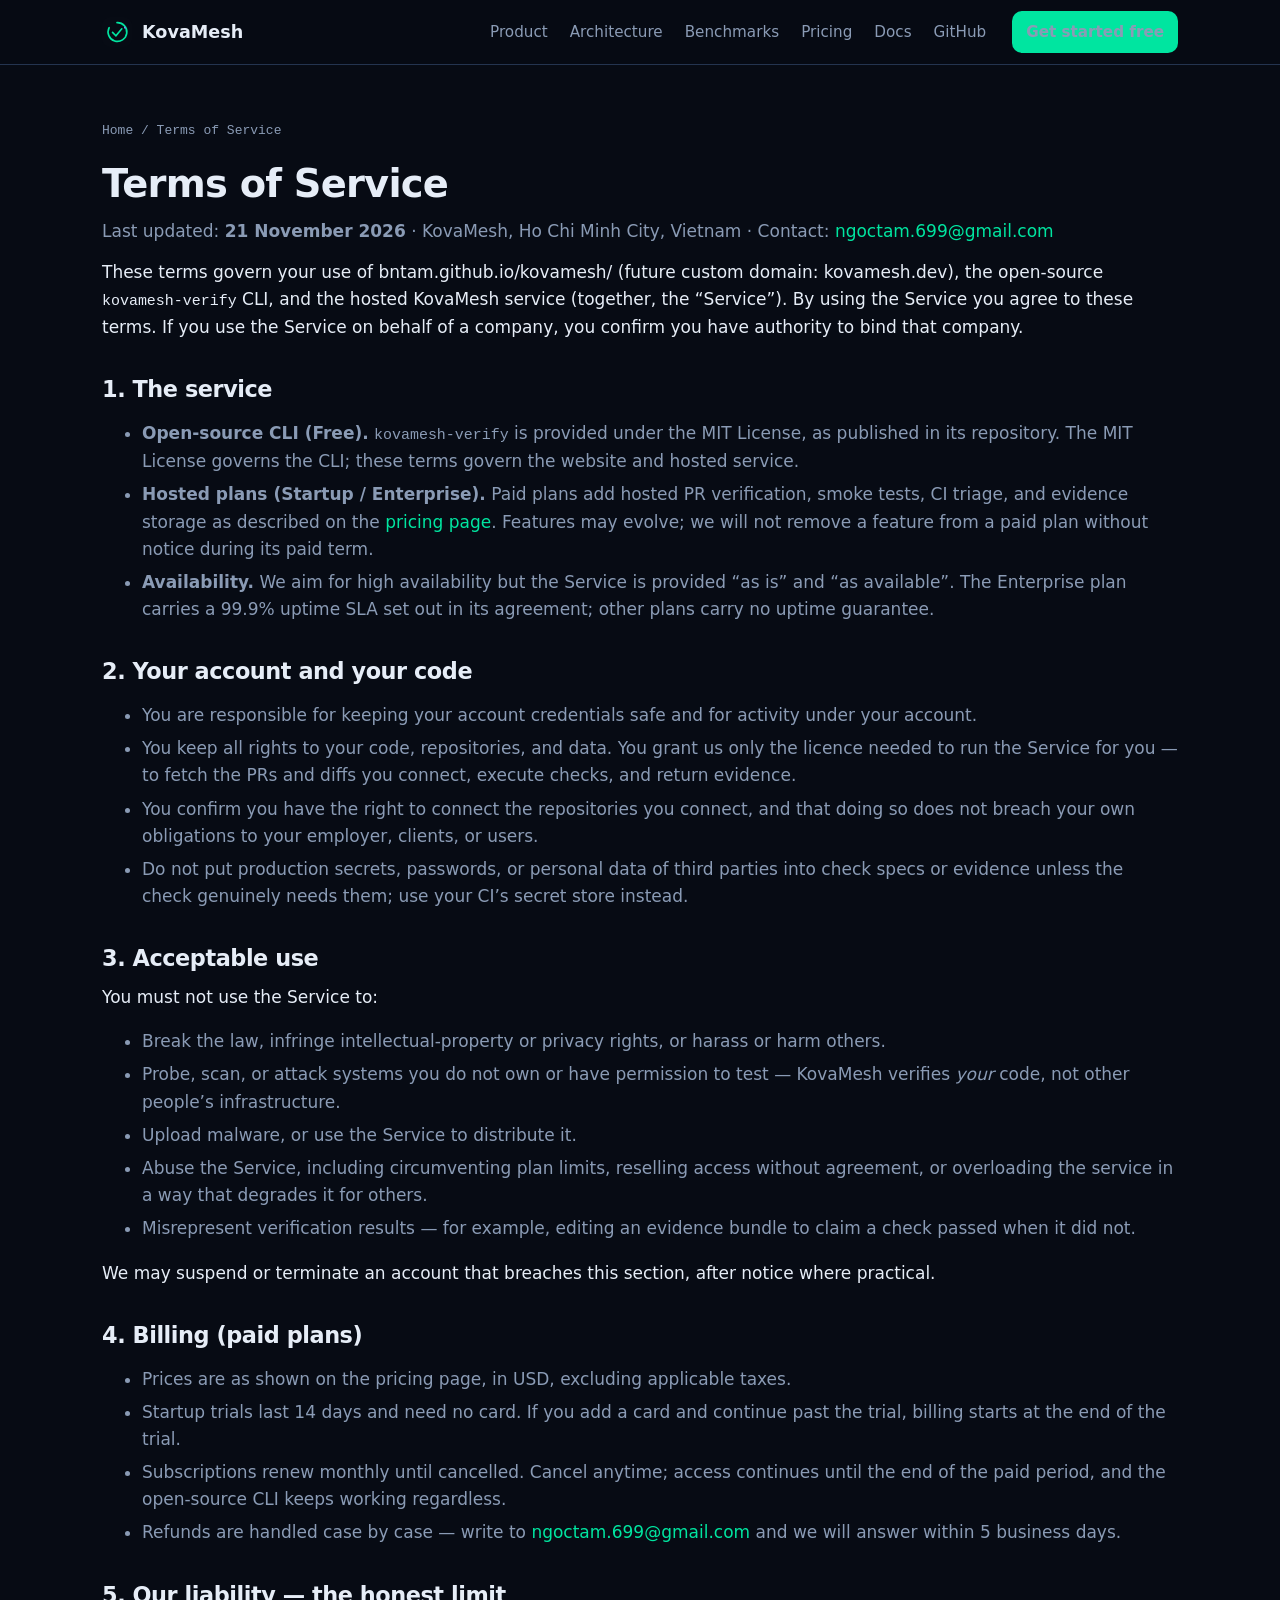
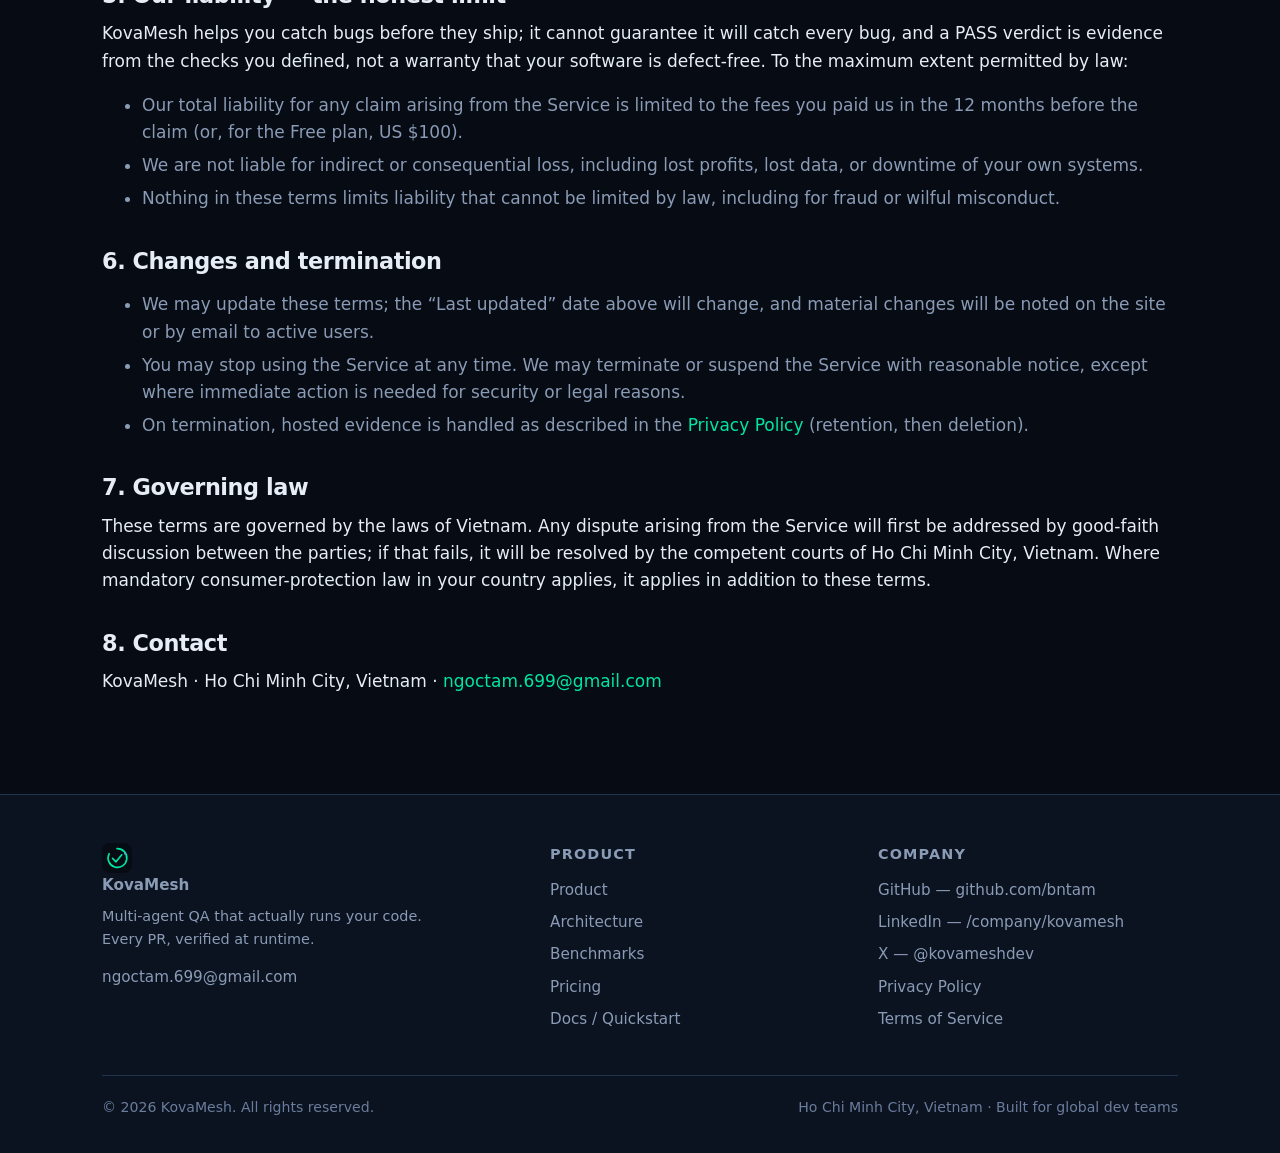
<file: terms/index.html>
<!DOCTYPE html>
<html lang="en">
<head>
<meta charset="utf-8">
<meta name="viewport" content="width=device-width, initial-scale=1">
<title>Terms of Service — KovaMesh</title>
<meta name="description" content="KovaMesh Terms of Service: the service, acceptable use, billing, liability, and governing law. Last updated 21 November 2026.">
<meta property="og:title" content="Terms of Service — KovaMesh">
<meta property="og:description" content="The KovaMesh service, acceptable use, billing, liability, and governing law.">
<meta property="og:type" content="website">
<meta property="og:url" content="https://bntam.github.io/kovamesh/terms/">
<meta property="og:image" content="https://bntam.github.io/kovamesh/assets/opengraph-1200x630.png">
<link rel="icon" type="image/svg+xml" href="../assets/logo-mark.svg">
<link rel="stylesheet" href="../styles.css">
</head>
<body>
<a class="skip" href="#main">Skip to content</a>
<header class="nav">
  <div class="nav-inner">
    <a class="brand" href="../"><img src="../assets/logo-mark.svg" alt="KovaMesh logo" width="30" height="30"> KovaMesh</a>
    <nav class="nav-links" aria-label="Primary">
      <a href="../#product">Product</a>
      <a href="../#architecture">Architecture</a>
      <a href="../#benchmarks">Benchmarks</a>
      <a href="../#pricing">Pricing</a>
      <a href="../docs/">Docs</a>
      <a href="https://github.com/bntam/kovamesh-verify">GitHub</a>
      <a class="btn btn-primary btn-sm nav-cta" href="../#pricing">Get started free</a>
    </nav>
  </div>
</header>
<main id="main" class="page">
  <div class="wrap">
    <p class="breadcrumb"><a href="../">Home</a> / Terms of Service</p>
    <h1>Terms of Service</h1>
    <p class="muted">Last updated: <strong>21 November 2026</strong> · KovaMesh, Ho Chi Minh City, Vietnam · Contact: <a href="mailto:ngoctam.699@gmail.com">ngoctam.699@gmail.com</a></p>
    <p>These terms govern your use of bntam.github.io/kovamesh/ (future custom domain: kovamesh.dev), the open-source <code>kovamesh-verify</code> CLI, and the hosted KovaMesh service (together, the “Service”). By using the Service you agree to these terms. If you use the Service on behalf of a company, you confirm you have authority to bind that company.</p>

    <h2>1. The service</h2>
    <ul>
      <li><strong>Open-source CLI (Free).</strong> <code>kovamesh-verify</code> is provided under the MIT License, as published in its repository. The MIT License governs the CLI; these terms govern the website and hosted service.</li>
      <li><strong>Hosted plans (Startup / Enterprise).</strong> Paid plans add hosted PR verification, smoke tests, CI triage, and evidence storage as described on the <a href="../#pricing">pricing page</a>. Features may evolve; we will not remove a feature from a paid plan without notice during its paid term.</li>
      <li><strong>Availability.</strong> We aim for high availability but the Service is provided “as is” and “as available”. The Enterprise plan carries a 99.9% uptime SLA set out in its agreement; other plans carry no uptime guarantee.</li>
    </ul>

    <h2>2. Your account and your code</h2>
    <ul>
      <li>You are responsible for keeping your account credentials safe and for activity under your account.</li>
      <li>You keep all rights to your code, repositories, and data. You grant us only the licence needed to run the Service for you — to fetch the PRs and diffs you connect, execute checks, and return evidence.</li>
      <li>You confirm you have the right to connect the repositories you connect, and that doing so does not breach your own obligations to your employer, clients, or users.</li>
      <li>Do not put production secrets, passwords, or personal data of third parties into check specs or evidence unless the check genuinely needs them; use your CI’s secret store instead.</li>
    </ul>

    <h2>3. Acceptable use</h2>
    <p>You must not use the Service to:</p>
    <ul>
      <li>Break the law, infringe intellectual-property or privacy rights, or harass or harm others.</li>
      <li>Probe, scan, or attack systems you do not own or have permission to test — KovaMesh verifies <em>your</em> code, not other people’s infrastructure.</li>
      <li>Upload malware, or use the Service to distribute it.</li>
      <li>Abuse the Service, including circumventing plan limits, reselling access without agreement, or overloading the service in a way that degrades it for others.</li>
      <li>Misrepresent verification results — for example, editing an evidence bundle to claim a check passed when it did not.</li>
    </ul>
    <p>We may suspend or terminate an account that breaches this section, after notice where practical.</p>

    <h2>4. Billing (paid plans)</h2>
    <ul>
      <li>Prices are as shown on the pricing page, in USD, excluding applicable taxes.</li>
      <li>Startup trials last 14 days and need no card. If you add a card and continue past the trial, billing starts at the end of the trial.</li>
      <li>Subscriptions renew monthly until cancelled. Cancel anytime; access continues until the end of the paid period, and the open-source CLI keeps working regardless.</li>
      <li>Refunds are handled case by case — write to <a href="mailto:ngoctam.699@gmail.com">ngoctam.699@gmail.com</a> and we will answer within 5 business days.</li>
    </ul>

    <h2>5. Our liability — the honest limit</h2>
    <p>KovaMesh helps you catch bugs before they ship; it cannot guarantee it will catch every bug, and a PASS verdict is evidence from the checks you defined, not a warranty that your software is defect-free. To the maximum extent permitted by law:</p>
    <ul>
      <li>Our total liability for any claim arising from the Service is limited to the fees you paid us in the 12 months before the claim (or, for the Free plan, US $100).</li>
      <li>We are not liable for indirect or consequential loss, including lost profits, lost data, or downtime of your own systems.</li>
      <li>Nothing in these terms limits liability that cannot be limited by law, including for fraud or wilful misconduct.</li>
    </ul>

    <h2>6. Changes and termination</h2>
    <ul>
      <li>We may update these terms; the “Last updated” date above will change, and material changes will be noted on the site or by email to active users.</li>
      <li>You may stop using the Service at any time. We may terminate or suspend the Service with reasonable notice, except where immediate action is needed for security or legal reasons.</li>
      <li>On termination, hosted evidence is handled as described in the <a href="../privacy/">Privacy Policy</a> (retention, then deletion).</li>
    </ul>

    <h2>7. Governing law</h2>
    <p>These terms are governed by the laws of Vietnam. Any dispute arising from the Service will first be addressed by good-faith discussion between the parties; if that fails, it will be resolved by the competent courts of Ho Chi Minh City, Vietnam. Where mandatory consumer-protection law in your country applies, it applies in addition to these terms.</p>

    <h2>8. Contact</h2>
    <p>KovaMesh · Ho Chi Minh City, Vietnam · <a href="mailto:ngoctam.699@gmail.com">ngoctam.699@gmail.com</a></p>
  </div>
</main>
<footer>
  <div class="wrap">
    <div class="foot-grid">
      <div>
        <a class="brand foot-brand" href="../"><img src="../assets/logo-mark.svg" alt="KovaMesh logo" width="30" height="30"> KovaMesh</a>
        <p class="muted small foot-tag">Multi-agent QA that actually runs your code. Every PR, verified at runtime.</p>
        <p class="small"><a href="mailto:ngoctam.699@gmail.com">ngoctam.699@gmail.com</a></p>
      </div>
      <div>
        <h4>Product</h4>
        <a href="../#product">Product</a>
        <a href="../#architecture">Architecture</a>
        <a href="../#benchmarks">Benchmarks</a>
        <a href="../#pricing">Pricing</a>
        <a href="../docs/">Docs / Quickstart</a>
      </div>
      <div>
        <h4>Company</h4>
        <a href="https://github.com/bntam">GitHub — github.com/bntam</a>
        <a href="https://www.linkedin.com/company/kovamesh">LinkedIn — /company/kovamesh</a>
        <a href="https://x.com/kovameshdev">X — @kovameshdev</a>
        <a href="../privacy/">Privacy Policy</a>
        <a href="./">Terms of Service</a>
      </div>
    </div>
    <div class="foot-bottom">
      <span>© 2026 KovaMesh. All rights reserved.</span>
      <span>Ho Chi Minh City, Vietnam · Built for global dev teams</span>
    </div>
  </div>
</footer>
</body>
</html>
</file>
<file: styles.css>
/* KovaMesh — dark editorial dev-tool theme. No framework, no build step. */
:root{
  --bg:#070B14; --bg2:#0B1220; --surface:#111A2E; --surface2:#0E1A2E;
  --border:#24344F; --text:#E6EDF7; --muted:#8A9BB5; --muted2:#6B7D9C;
  --mint:#00E5A0; --indigo:#7C8CFF; --red:#FF6B6B; --amber:#FFC24B;
  --mono:ui-monospace,SFMono-Regular,Menlo,Consolas,monospace;
  --sans:Inter,system-ui,-apple-system,"Segoe UI",Roboto,sans-serif;
  --radius:14px; --max:1120px;
}
*{box-sizing:border-box}
html{scroll-behavior:smooth}
body{margin:0;background:var(--bg);color:var(--text);font-family:var(--sans);font-size:17px;line-height:1.6;-webkit-font-smoothing:antialiased}
a{color:var(--mint);text-decoration:none}
a:hover{text-decoration:underline}
img{max-width:100%;height:auto;display:block}
code,kbd{font-family:var(--mono);font-size:.88em}
pre{font-family:var(--mono);font-size:13.5px;line-height:1.55;overflow-x:auto}
h1,h2,h3{line-height:1.15;letter-spacing:-.02em;margin:0 0 12px}
h1{font-size:clamp(2.4rem,5.5vw,4rem);font-weight:800}
h2{font-size:clamp(1.7rem,3.5vw,2.4rem);font-weight:800}
h3{font-size:1.15rem;font-weight:700}
p{margin:0 0 14px}
.wrap{max-width:var(--max);margin:0 auto;padding:0 22px}
.eyebrow{font-family:var(--mono);font-size:12px;letter-spacing:.18em;text-transform:uppercase;color:var(--mint);margin-bottom:12px}
.lede{color:var(--muted);font-size:1.15rem;max-width:680px}
.muted{color:var(--muted)}
.small{font-size:.9rem}
section{padding:84px 0}
.section-head{max-width:720px;margin-bottom:36px}

/* Nav */
.nav{position:sticky;top:0;z-index:50;background:rgba(7,11,20,.88);backdrop-filter:blur(10px);border-bottom:1px solid var(--border)}
.nav-inner{max-width:var(--max);margin:0 auto;padding:0 22px;height:64px;display:flex;align-items:center;gap:28px}
.brand{display:flex;align-items:center;gap:10px;color:var(--text);font-weight:800;font-size:1.1rem}
.brand:hover{text-decoration:none}
.brand img{width:30px;height:30px;border-radius:8px}
.nav-links{display:flex;gap:22px;margin-left:auto;align-items:center}
.nav-links a{color:var(--muted);font-size:.95rem}
.nav-links a:hover{color:var(--text);text-decoration:none}
.btn{display:inline-flex;align-items:center;gap:8px;border-radius:10px;padding:11px 18px;font-weight:700;font-size:.98rem;border:1px solid transparent;cursor:pointer}
.btn:hover{text-decoration:none}
.btn-primary{background:var(--mint);color:#04120B}
.btn-primary:hover{background:#2ff0b1}
.btn-ghost{border-color:var(--border);color:var(--text);background:transparent}
.btn-ghost:hover{border-color:var(--mint)}
.btn-sm{padding:8px 13px;font-size:.9rem}
.nav-cta{margin-left:4px}

/* Hero */
.hero{padding:88px 0 64px;background:radial-gradient(900px 420px at 70% -10%,rgba(124,140,255,.18),transparent 60%),radial-gradient(700px 380px at 10% 0%,rgba(0,229,160,.10),transparent 60%)}
.hero-grid{display:grid;grid-template-columns:1.05fr .95fr;gap:48px;align-items:start}
.hero h1 .hl{color:var(--mint)}
.hero-actions{display:flex;gap:12px;flex-wrap:wrap;margin:26px 0 16px}
.proof{font-family:var(--mono);font-size:13px;color:var(--muted)}
.proof b{color:var(--mint);font-weight:600}
.hero-card{background:var(--bg2);border:1px solid var(--border);border-radius:var(--radius);padding:18px}
.hero-card h3{font-family:var(--mono);font-size:12px;letter-spacing:.14em;text-transform:uppercase;color:var(--muted);margin-bottom:12px}
.hero-card pre{margin:0;background:#05080F;border:1px solid var(--border);border-radius:10px;padding:14px}
.pass{color:var(--mint)} .fail{color:var(--red)} .dim{color:var(--muted2)}
.hero-stats{display:grid;grid-template-columns:repeat(3,1fr);gap:12px;margin-top:18px}
.stat{border:1px solid var(--border);border-radius:10px;padding:12px 14px;background:var(--surface2)}
.stat strong{display:block;font-size:1.25rem}
.stat span{font-size:.82rem;color:var(--muted)}

/* Demo */
.demo{background:var(--bg2);border-top:1px solid var(--border);border-bottom:1px solid var(--border)}
.tabs{display:flex;gap:8px;flex-wrap:wrap;margin-bottom:16px}
.tab{border:1px solid var(--border);background:var(--surface);color:var(--muted);border-radius:999px;padding:9px 16px;font:600 .92rem var(--sans);cursor:pointer}
.tab[aria-selected="true"]{background:var(--mint);color:#04120B;border-color:var(--mint)}
.demo-grid{display:grid;grid-template-columns:1.1fr .9fr;gap:20px;align-items:start}
.terminal{background:#05080F;border:1px solid var(--border);border-radius:var(--radius);overflow:hidden}
.term-bar{display:flex;align-items:center;gap:8px;padding:11px 14px;border-bottom:1px solid var(--border);font-family:var(--mono);font-size:12.5px;color:var(--muted)}
.dot{width:11px;height:11px;border-radius:50%}
.dot.r{background:#FF5F57}.dot.y{background:#FEBC2E}.dot.g{background:#28C840}
.term-body{padding:16px;min-height:340px;font-family:var(--mono);font-size:13.5px;line-height:1.7;white-space:pre-wrap;word-break:break-word}
.term-body .cursor{display:inline-block;width:9px;height:1.1em;background:var(--mint);vertical-align:text-bottom;animation:blink 1s steps(1) infinite}
@keyframes blink{50%{opacity:0}}
.demo-controls{display:flex;gap:10px;margin-top:14px;flex-wrap:wrap}
.verdict{border:1px solid var(--border);border-radius:var(--radius);background:var(--surface);padding:18px;margin-top:14px}
.verdict.pass{border-color:var(--mint)}
.verdict.fail{border-color:var(--red)}
.verdict h3{margin-bottom:6px}
.verdict .score{font-family:var(--mono);font-size:2rem;font-weight:700}
.code-panel{background:var(--surface);border:1px solid var(--border);border-radius:var(--radius);padding:18px}
.code-panel h3{font-family:var(--mono);font-size:12px;letter-spacing:.14em;text-transform:uppercase;color:var(--muted)}
.code-panel pre{background:#05080F;border:1px solid var(--border);border-radius:10px;padding:14px;margin:10px 0 18px}
.code-panel pre:last-child{margin-bottom:0}

/* Cards / grids */
.grid3{display:grid;grid-template-columns:repeat(3,1fr);gap:18px}
.grid2{display:grid;grid-template-columns:1fr 1fr;gap:18px}
.card{background:var(--surface);border:1px solid var(--border);border-radius:var(--radius);padding:22px}
.card h3{margin-bottom:8px}
.card p{color:var(--muted);margin-bottom:0}
.card .icon{font-size:1.4rem;margin-bottom:10px}
.chips{display:flex;flex-wrap:wrap;gap:10px;margin-top:22px}
.chip{border:1px solid var(--border);background:var(--surface);border-radius:999px;padding:9px 15px;font-weight:600;font-size:.92rem}
.chip span{color:var(--muted);font-weight:400}
.arch-img{border:1px solid var(--border);border-radius:var(--radius);overflow:hidden;margin-top:8px}
.arch-img img,.arch-img svg{width:100%;height:auto}

/* Table */
.table-wrap{overflow-x:auto;border:1px solid var(--border);border-radius:var(--radius)}
table{width:100%;border-collapse:collapse;background:var(--surface);font-size:.97rem}
th,td{padding:14px 16px;text-align:left;border-bottom:1px solid var(--border)}
th{font-size:.85rem;letter-spacing:.06em;text-transform:uppercase;color:var(--muted)}
tr:last-child th,tr:last-child td{border-bottom:none}
td strong{color:var(--mint)}
.method{margin-top:14px;color:var(--muted);font-size:.92rem;max-width:800px}

/* Pricing */
.price{font-size:2.2rem;font-weight:800;margin:6px 0 2px}
.price span{font-size:1rem;font-weight:400;color:var(--muted)}
.plan ul{margin:16px 0 20px;padding-left:20px;color:var(--muted)}
.plan li{margin-bottom:8px}
.plan.featured{border-color:var(--mint);position:relative}
.badge{position:absolute;top:-12px;left:22px;background:var(--mint);color:#04120B;font-size:.78rem;font-weight:800;padding:4px 10px;border-radius:999px}

/* Docs / legal */
.page{padding:56px 0 84px}
.page h1{font-size:2.4rem}
.page h2{font-size:1.4rem;margin-top:36px}
.page h3{font-size:1.05rem;margin-top:24px}
.page pre{background:#05080F;border:1px solid var(--border);border-radius:10px;padding:16px}
.page ul,.page ol{color:var(--muted)}
.page li{margin-bottom:6px}
.breadcrumb{font-family:var(--mono);font-size:13px;color:var(--muted);margin-bottom:20px}
.breadcrumb a{color:var(--muted)}

/* Footer */
footer{border-top:1px solid var(--border);padding:48px 0 36px;background:var(--bg2)}
.foot-grid{display:grid;grid-template-columns:1.4fr 1fr 1fr;gap:28px}
.foot-grid h4{margin:0 0 12px;font-size:.9rem;letter-spacing:.08em;text-transform:uppercase;color:var(--muted)}
.foot-grid a{display:block;color:var(--muted);margin-bottom:8px;font-size:.95rem}
.foot-bottom{margin-top:36px;padding-top:20px;border-top:1px solid var(--border);color:var(--muted2);font-size:.88rem;display:flex;justify-content:space-between;gap:16px;flex-wrap:wrap}
.skip{position:absolute;left:-9999px}
.skip:focus{left:12px;top:12px;background:var(--mint);color:#04120B;padding:10px 14px;border-radius:8px;z-index:99}

/* Responsive */
@media (max-width:900px){
  .hero-grid,.demo-grid,.grid2{grid-template-columns:1fr}
  .grid3{grid-template-columns:1fr}
  .nav-links a:not(.btn){display:none}
  section{padding:60px 0}
  .foot-grid{grid-template-columns:1fr}
  .hero-stats{grid-template-columns:repeat(3,1fr)}
}
@media (max-width:560px){
  body{font-size:16px}
  .hero-stats{grid-template-columns:1fr}
  .nav-cta{display:none}
}
@media (prefers-reduced-motion:reduce){
  html{scroll-behavior:auto}
  .term-body .cursor{animation:none}
}

/* Utilities replacing former inline styles (kept in CSS for html-validate) */
.card-note{margin:12px 0 0}
#term-title{margin-left:8px}
.mt-20{margin-top:20px}
.mt-36{margin-top:36px}
.mb-14{margin-bottom:14px}
.pt-0{padding-top:0}
.bench-band{background:var(--bg2);border-top:1px solid var(--border);border-bottom:1px solid var(--border)}
.cta-card{background:var(--surface2);text-align:center;padding:44px 28px}
.cta-lede{margin:0 auto 22px}
.center{justify-content:center;margin:0}
.foot-brand{margin-bottom:12px}
.foot-tag{max-width:340px}
</file>
